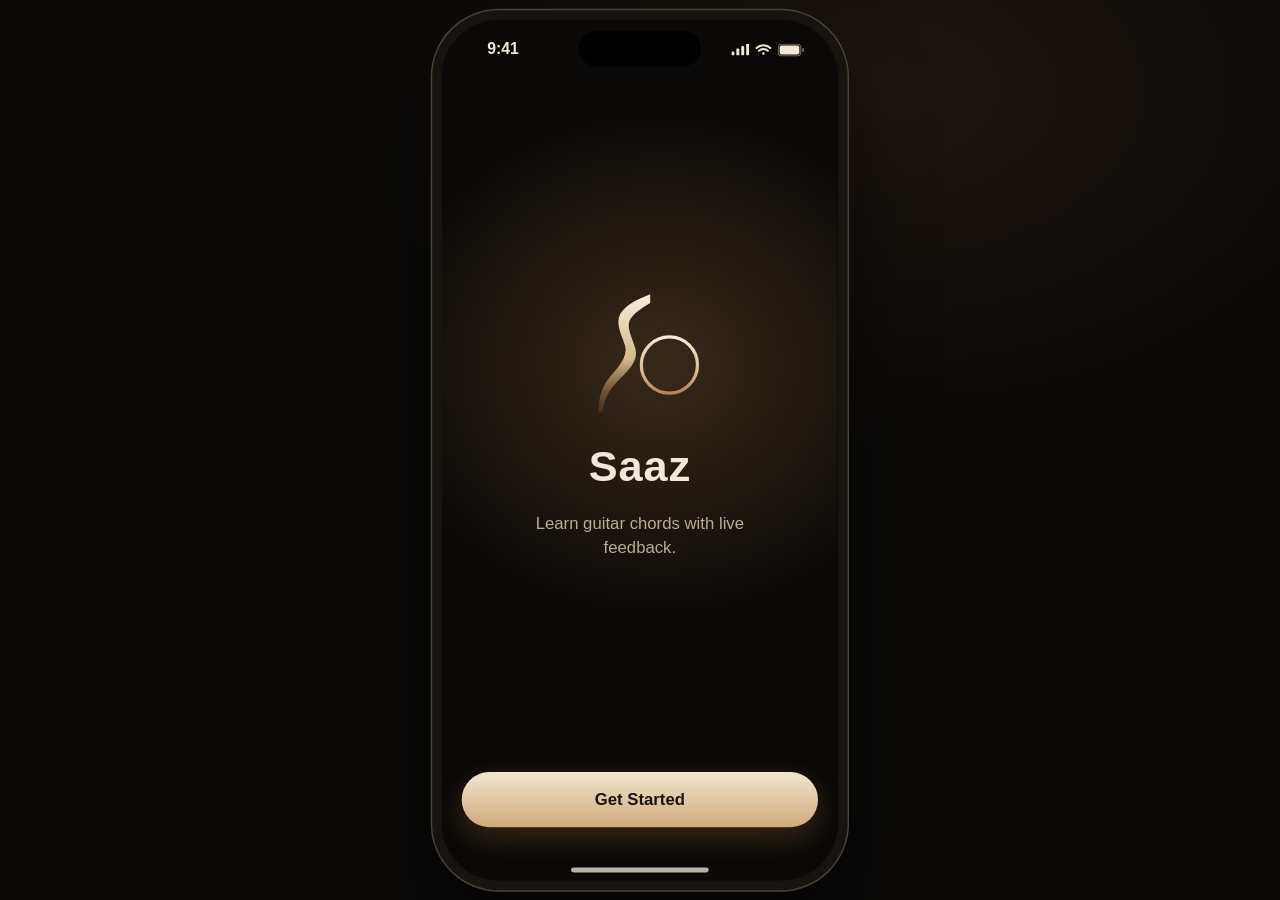
<file: index.html>
<!doctype html>
<html lang="en">
<head>
<meta charset="utf-8">
<meta name="viewport" content="width=device-width,initial-scale=1,viewport-fit=cover">
<title>Saaz iPhone Prototype</title>
<style>
/* Layout: prototype guide panel left, scaled iPhone 17 frame right (stacked on narrow screens). Theme taken from the logo: ink black, champagne ribbon, copper strings, amber glow. */
:root{
  color-scheme:dark;
  --ink:#0a0908; --s1:#14110f; --s2:#1c1814; --s3:#27211b;
  --line:rgba(232,220,198,.12); --line2:rgba(232,220,198,.24);
  --fg:#f1e8d8; --fg2:#b9ad98; --fg3:#8e8372;
  --champ:#e8d9bd; --gold:#d3ae7c; --copper:#c27d4a; --glow:#e29a54;
  --ok:#9fcba7; --bad:#f0907a; --warn:#e8b95f; --onchamp:#1a1410;
  --sys:-apple-system,BlinkMacSystemFont,"SF Pro Text","SF Pro Display","Helvetica Neue",Helvetica,Arial,sans-serif;
}
*{box-sizing:border-box;-webkit-tap-highlight-color:transparent}
html,body{margin:0}
body{background:var(--ink);color:var(--fg);font-family:var(--sys);min-height:100vh;
  background-image:radial-gradient(900px 600px at 70% 10%,rgba(194,125,74,.10),transparent 60%)}
button{font:inherit;color:inherit;background:none;border:0;padding:0;cursor:pointer;text-align:inherit}
button:focus-visible,input:focus-visible{outline:2px solid var(--champ);outline-offset:2px}
.page{display:flex;justify-content:center;align-items:center;min-height:100vh;padding:8px}
.panel{width:300px;flex:none;display:flex;flex-direction:column;gap:18px;padding-top:8px;position:sticky;top:24px}
.panel h1{margin:0;font-size:28px;letter-spacing:-.02em;font-weight:650}
.panel p{margin:0;color:var(--fg2);font-size:14px;line-height:1.45}
.panel h3{margin:0 0 8px;font-size:11px;letter-spacing:.12em;text-transform:uppercase;color:var(--fg3);font-weight:600}
.jumps{display:flex;flex-wrap:wrap;gap:6px}
.jumps button{font-size:13px;padding:7px 11px;border-radius:999px;border:1px solid var(--line2);color:var(--fg2);background:var(--s1)}
.jumps button:hover{color:var(--fg);border-color:var(--gold)}
.restart{align-self:flex-start;font-size:13px;font-weight:600;padding:9px 16px;border-radius:999px;background:linear-gradient(180deg,#f0e3ca,#cfa979);color:var(--onchamp)}
.stagewrap{flex:none;position:relative}


/* Phone frame */
.phone{position:absolute;left:12px;top:12px;width:402px;height:874px;border-radius:58px;background:#000;overflow:hidden;transform-origin:0 0;
  box-shadow:0 0 0 10px #17140f,0 0 0 11.5px #4a4237,0 50px 90px rgba(0,0,0,.65)}
.island{position:absolute;top:11px;left:50%;width:124px;height:36px;margin-left:-62px;background:#000;border-radius:20px;z-index:1000}
.status{position:absolute;top:0;left:0;right:0;height:54px;display:flex;justify-content:space-between;align-items:center;padding:6px 34px 0 46px;z-index:999;font-size:16px;font-weight:600;pointer-events:none}
.status .r{display:flex;gap:6px;align-items:center}
.homebar{position:absolute;bottom:8px;left:50%;width:140px;height:5px;margin-left:-70px;border-radius:3px;background:rgba(241,232,216,.75);z-index:999;pointer-events:none}
#host{position:absolute;inset:0;background:var(--ink);overflow:hidden;border-radius:58px;font-size:17px}

/* Layers */
.layer{position:absolute;inset:0}
.layer.root.enter{animation:fadeIn .35s ease both}
.layer.root.exit{animation:fadeOut .25s ease both}
.layer.exit{pointer-events:none}
.layer.push{background:var(--ink)}
.layer.push.enter{animation:pushIn .38s cubic-bezier(.22,.9,.3,1) both}
.layer.push.exit{animation:pushOut .32s cubic-bezier(.4,0,.8,.4) both}
.layer.full{background:var(--ink)}
.layer.full.enter{animation:upIn .42s cubic-bezier(.22,.9,.3,1) both}
.layer.full.exit{animation:upOut .34s cubic-bezier(.4,0,.8,.4) both}
.layer.sheet .scrim{position:absolute;inset:0;background:rgba(0,0,0,.55)}
.layer.sheet .sheet{position:absolute;left:0;right:0;bottom:0;top:62px;background:var(--s1);border-radius:34px 34px 0 0;border-top:1px solid var(--line2);display:flex;flex-direction:column;overflow:hidden}
.layer.sheet.enter .scrim{animation:fadeIn .3s both}
.layer.sheet.enter .sheet{animation:upIn .42s cubic-bezier(.22,.9,.3,1) both}
.layer.sheet.exit .scrim{animation:fadeOut .3s both}
.layer.sheet.exit .sheet{animation:upOut .34s cubic-bezier(.4,0,.8,.4) both}
@keyframes fadeIn{from{opacity:0}to{opacity:1}}@keyframes fadeOut{to{opacity:0}}
@keyframes pushIn{from{transform:translateX(100%)}to{transform:none}}@keyframes pushOut{to{transform:translateX(100%)}}
@keyframes upIn{from{transform:translateY(100%)}to{transform:none}}@keyframes upOut{to{transform:translateY(100%)}}
@media (prefers-reduced-motion:reduce){.layer *,.layer{animation-duration:.01s!important}}

.scr{position:absolute;inset:0;display:flex;flex-direction:column}
.scroll{flex:1;overflow-y:auto;scrollbar-width:none;padding-inline:20px;padding-bottom:130px}
.scroll::-webkit-scrollbar{display:none}
.scroll.top{padding-top:64px}
.scroll.nobar{padding-bottom:40px}
.nav{flex:none;padding-top:54px;height:98px;display:flex;align-items:center;padding-inline:8px;position:relative;background:linear-gradient(var(--ink) 70%,transparent)}
.navb{display:flex;align-items:center;gap:0;color:var(--champ);height:44px;padding-inline:8px;font-size:17px}
.navt{position:absolute;left:0;right:0;text-align:center;font-weight:600;font-size:17px;pointer-events:none}
.navr{margin-left:auto;position:relative}
h1.lt{font-size:34px;letter-spacing:-.02em;font-weight:700;margin:0}
h2.sh{font-size:20px;font-weight:650;margin:0;letter-spacing:-.01em}
.hrow{display:flex;align-items:center;justify-content:space-between;margin-bottom:18px}
.avatar{width:44px;height:44px;border-radius:50%;background:linear-gradient(160deg,#f0e3ca,#b98d5c);color:var(--onchamp);font-weight:700;font-size:18px;display:grid;place-items:center}
.card{background:var(--s1);border:1px solid var(--line);border-radius:24px;display:block;width:100%}
.stack{display:flex;flex-direction:column;gap:14px}
.sec{display:flex;justify-content:space-between;align-items:baseline;margin-top:26px;margin-bottom:12px}
.link{color:var(--gold);font-size:15px;font-weight:600;min-height:44px;display:inline-flex;align-items:center}
.cap{font-size:13px;color:var(--fg2)}
.eyebrow{font-size:12px;letter-spacing:.1em;text-transform:uppercase;color:var(--fg3);font-weight:600}
.btn{display:flex;align-items:center;justify-content:center;gap:8px;height:56px;width:100%;border-radius:28px;font-size:17px;font-weight:650}
.btn.primary{background:linear-gradient(180deg,#f2e6cf,#d0aa7a);color:var(--onchamp);box-shadow:0 10px 30px rgba(226,154,84,.22)}
.btn.sec2{background:var(--s3);border:1px solid var(--line2);color:var(--fg)}
.btn.ghost{color:var(--gold)}
.btn[disabled]{opacity:.4;cursor:not-allowed;box-shadow:none}
.btn.sm{height:46px;font-size:15px}
.row{display:flex;align-items:center;gap:14px}
.chev{color:var(--fg3);margin-left:auto;flex:none}

/* Launch */
.launchbg{background:radial-gradient(420px 380px at 55% 40%,rgba(226,154,84,.22),transparent 70%),var(--ink)}
.hero{flex:1;display:flex;flex-direction:column;align-items:center;justify-content:center;gap:22px;padding-top:40px}
.hero h1{margin:0;font-size:44px;letter-spacing:.02em;font-weight:700}
.hero p{margin:0;color:var(--fg2);font-size:17px;text-align:center;max-width:270px;line-height:1.4}
.cta{padding:0 20px 54px;display:flex;flex-direction:column;gap:12px}
.perm{display:flex;gap:16px;align-items:center;padding:16px}
.perm .pi{width:48px;height:48px;border-radius:14px;background:var(--s3);display:grid;place-items:center;color:var(--champ);flex:none}
.perm b{display:block;font-size:17px;font-weight:600}
.privacy{display:flex;gap:14px;padding:16px;border-radius:20px;background:rgba(232,217,189,.07);border:1px solid var(--line2)}
.privacy svg{color:var(--gold);flex:none}
.privacy p{margin:0;font-size:15px;line-height:1.4;color:var(--fg)}
.status-row{display:flex;align-items:center;gap:12px;padding:14px 16px;font-size:17px}
.pill{display:inline-flex;align-items:center;gap:6px;font-size:13px;font-weight:600;padding:5px 10px;border-radius:999px;border:1px solid currentColor}
.pill.ok{color:var(--ok)}.pill.bad{color:var(--bad)}.pill.warn{color:var(--warn)}.pill.mute{color:var(--fg2)}

/* Tab bar */
#tabbar{position:absolute;left:18px;right:18px;bottom:24px;height:66px;border-radius:34px;z-index:50;display:flex;padding:6px;
  background:rgba(32,27,22,.66);backdrop-filter:blur(26px) saturate(1.5);-webkit-backdrop-filter:blur(26px) saturate(1.5);border:1px solid var(--line2);box-shadow:0 14px 40px rgba(0,0,0,.5)}
#tabbar[hidden]{display:none}
.tab{flex:1;border-radius:28px;display:flex;flex-direction:column;align-items:center;justify-content:center;gap:2px;font-size:11px;font-weight:600;color:var(--fg2)}
.tab.on{background:rgba(232,217,189,.14);color:var(--champ)}

/* Ring / lessons */
.ringcard{display:flex;align-items:center;gap:18px;padding:18px}
.ringtxt b{font-size:22px;display:block;font-weight:650}
.cont{display:flex;gap:16px;align-items:center;padding:14px 16px 14px 14px;background:linear-gradient(135deg,rgba(194,125,74,.22),var(--s1) 60%)}
.cont .mini{width:70px;height:96px;flex:none;background:var(--ink);border-radius:14px;display:grid;place-items:center}
.lrow{display:flex;align-items:center;gap:14px;padding:12px 14px;min-height:76px}
.lrow .mini{width:44px;height:60px;flex:none;background:var(--ink);border-radius:10px;display:grid;place-items:center}
.lrow b{font-size:17px;font-weight:600;display:block}
.sg{border-radius:24px;background:var(--s1);border:1px solid var(--line);overflow:hidden}
.sg>*+*{border-top:1px solid var(--line)}
.chk{width:30px;height:30px;border-radius:50%;border:2px solid var(--line2);display:grid;place-items:center;flex:none;color:transparent}
.chk.on{background:var(--ok);border-color:var(--ok);color:var(--onchamp)}
.next{display:flex;align-items:center;gap:14px;padding:16px;border-radius:22px;background:rgba(159,203,167,.1);border:1px solid rgba(159,203,167,.4)}

/* Practice */
.grid2{display:grid;grid-template-columns:1fr 1fr;gap:14px}
.chordcard{padding:14px 14px 16px;display:flex;flex-direction:column;align-items:center;gap:8px;border-radius:24px;background:var(--s1);border:1px solid var(--line)}
.chordcard .mini{height:132px;display:grid;place-items:center}
.chordcard b{font-size:24px;font-weight:700}
.chordcard.sel{border-color:var(--gold);background:linear-gradient(180deg,rgba(211,174,124,.16),var(--s1))}
.tunep{display:flex;align-items:center;gap:14px;padding:16px;margin-top:18px}
.tunep .pi{width:44px;height:44px;border-radius:12px;background:var(--s3);display:grid;place-items:center;color:var(--gold);flex:none}
.grab{width:40px;height:5px;border-radius:3px;background:var(--line2);margin:8px auto 0;flex:none}
.shead{display:flex;align-items:center;justify-content:space-between;padding:12px 18px 8px}
.shead b{font-size:17px}
.xbtn{width:36px;height:36px;border-radius:50%;background:var(--s3);display:grid;place-items:center;color:var(--fg2)}
.chips{display:flex;gap:8px;justify-content:center;padding:6px 0 4px}
.chip{min-width:62px;height:44px;border-radius:22px;border:1px solid var(--line2);font-weight:650;font-size:17px;display:grid;place-items:center;color:var(--fg2)}
.chip.on{background:var(--champ);color:var(--onchamp);border-color:var(--champ)}
.legend{display:flex;flex-wrap:wrap;gap:8px 14px;justify-content:center;font-size:13px;color:var(--fg2)}
.legend span{display:inline-flex;align-items:center;gap:6px}
.fdot{width:20px;height:20px;border-radius:50%;background:radial-gradient(circle at 35% 30%,#ecc08a,#b46d3d);color:#1a1008;font-size:12px;font-weight:700;display:grid;place-items:center}

/* Live practice */
.live{background:radial-gradient(500px 360px at 50% 28%,rgba(194,125,74,.14),transparent 70%),var(--ink)}
.ltop{padding:54px 14px 0;display:flex;align-items:center;justify-content:space-between;height:100px}
.ltop .ttl{display:flex;flex-direction:column;align-items:center;font-size:13px;color:var(--fg2)}
.ltop .ttl b{font-size:17px;color:var(--fg)}
.lbtn{height:40px;padding-inline:14px;border-radius:20px;background:var(--s3);border:1px solid var(--line2);display:inline-flex;align-items:center;gap:6px;font-size:14px;font-weight:600}
.lbtn.on{color:var(--champ);border-color:var(--gold)}
.vf{margin:6px 20px 0;height:352px;border-radius:28px;position:relative;overflow:hidden;background:linear-gradient(180deg,#1f1a15,#0e0c0a);border:1px solid var(--line2);display:grid;place-items:center}
.vf::before{content:"";position:absolute;inset:0;background:repeating-linear-gradient(90deg,transparent 0 2px,rgba(255,255,255,.015) 2px 4px)}
.vf .br{position:absolute;width:26px;height:26px;border:3px solid var(--gold);opacity:.9}
.vf .tl{top:14px;left:14px;border-right:0;border-bottom:0;border-radius:10px 0 0 0}.vf .tr{top:14px;right:14px;border-left:0;border-bottom:0;border-radius:0 10px 0 0}
.vf .bl{bottom:14px;left:14px;border-right:0;border-top:0;border-radius:0 0 0 10px}.vf .brr{bottom:14px;right:14px;border-left:0;border-top:0;border-radius:0 0 10px 0}
.vf .tag{position:absolute;top:16px;left:50%;transform:translateX(-50%);font-size:12px;font-weight:600;background:rgba(10,9,8,.7);padding:5px 10px;border-radius:12px;color:var(--fg2);display:flex;gap:6px;align-items:center;white-space:nowrap}
.rec{width:8px;height:8px;border-radius:50%;background:var(--glow);animation:pulse 1.4s infinite}
@keyframes pulse{50%{opacity:.25}}
.vf svg.cd{height:300px!important;width:auto!important;margin-top:14px;position:relative}
.meter{display:flex;gap:16px;align-items:center;padding:14px 22px 0}
.bars{flex:1;display:flex;align-items:center;gap:3px;height:48px}
.bars i{flex:1;background:linear-gradient(var(--glow),var(--copper));border-radius:3px;height:6%;min-height:3px;transition:height .09s}
.heard{text-align:right;min-width:92px}
.heard b{font-size:34px;font-weight:700;line-height:1;display:block;letter-spacing:-.02em}
.conf{margin:10px 22px 0;display:flex;align-items:center;gap:10px;font-size:13px;color:var(--fg2)}
.conf .bar{flex:1;height:8px;border-radius:4px;background:var(--s3);overflow:hidden}
.conf .bar i{display:block;height:100%;background:linear-gradient(90deg,var(--copper),var(--champ));border-radius:4px;transition:width .4s}
.cmp{display:flex;gap:8px;margin:12px 20px 0}
.cmp div{flex:1;display:flex;gap:8px;align-items:center;padding:9px 11px;border-radius:14px;background:var(--s1);border:1px solid var(--line);font-size:13px;line-height:1.25}
.strip{position:absolute;left:12px;right:12px;bottom:26px;border-radius:30px;padding:16px 16px 16px;background:rgba(28,24,20,.9);backdrop-filter:blur(24px);-webkit-backdrop-filter:blur(24px);border:1px solid var(--line2);display:flex;flex-direction:column;gap:12px}
.strip .hd{display:flex;gap:12px;align-items:flex-start}
.strip .ib{width:40px;height:40px;border-radius:50%;display:grid;place-items:center;flex:none;border:2px solid currentColor}
.strip b{font-size:18px;display:block;margin-bottom:2px}
.strip p{margin:0;font-size:15px;color:var(--fg2);line-height:1.35}
.st-bad{color:var(--bad)}.st-ok{color:var(--ok)}.st-warn{color:var(--warn)}.st-mute{color:var(--fg2)}
.strip .t{color:var(--fg)}
.spin{animation:spin 1s linear infinite}@keyframes spin{to{transform:rotate(360deg)}}

/* Tools */
.seg{display:flex;padding:3px;border-radius:14px;background:var(--s2);border:1px solid var(--line);margin:16px 0 20px}
.seg button{flex:1;height:38px;border-radius:11px;text-align:center;font-weight:600;font-size:15px;color:var(--fg2)}
.seg button.on{background:var(--s3);color:var(--champ);box-shadow:0 2px 8px rgba(0,0,0,.35)}
.note{text-align:center;margin-top:6px}
.note b{font-size:96px;font-weight:700;line-height:1;letter-spacing:-.03em}
.note sub{font-size:28px;color:var(--fg2);font-weight:600;vertical-align:baseline;position:relative;bottom:-2px}
.hz{color:var(--fg2);font-size:15px;font-variant-numeric:tabular-nums;margin-top:4px}
.gauge{position:relative;height:84px;margin:22px 4px 8px}
.gauge .tr{position:absolute;left:0;right:0;top:34px;height:4px;border-radius:2px;background:var(--s3)}
.gauge .zone{position:absolute;left:45%;width:10%;top:22px;height:28px;border-radius:8px;background:rgba(159,203,167,.2);border:1.5px solid var(--ok)}
.gauge .tk{position:absolute;top:30px;width:2px;height:12px;background:var(--line2);margin-left:-1px}
.gauge .tk.big{top:26px;height:20px;background:var(--fg3)}
.gauge .nd{position:absolute;left:0;top:8px;height:56px;width:4px;margin-left:-2px;border-radius:2px;background:linear-gradient(var(--champ),var(--glow));transition:left .12s linear;box-shadow:0 0 14px rgba(226,154,84,.6)}
.gauge .lb{position:absolute;top:62px;font-size:12px;font-weight:600;color:var(--fg2);display:flex;gap:4px;align-items:center}
.tstat{display:flex;justify-content:center;margin:6px 0 16px;min-height:44px}
.tstat .pill{font-size:16px;padding:9px 16px;gap:8px}
.strs{display:grid;grid-template-columns:repeat(6,1fr);gap:8px}
.strs .sc{aspect-ratio:1/1.2;border-radius:18px;background:var(--s1);border:1.5px solid var(--line);display:flex;flex-direction:column;align-items:center;justify-content:center;gap:4px;font-size:22px;font-weight:700;position:relative}
.strs .sc small{font-size:11px;color:var(--fg3);font-weight:600}
.strs .sc.on{border-color:var(--gold);background:rgba(211,174,124,.14)}
.strs .sc .ok{position:absolute;top:-7px;right:-5px;width:20px;height:20px;border-radius:50%;background:var(--ok);color:var(--onchamp);display:grid;place-items:center}
.pegs{display:flex;gap:12px;margin-top:20px}
.pegs button{flex:1}
.bpm{text-align:center;margin-top:12px}
.bpm b{font-size:112px;line-height:1;font-weight:700;letter-spacing:-.04em;font-variant-numeric:tabular-nums}
.bpm span{display:block;color:var(--fg2);font-size:15px;letter-spacing:.14em;font-weight:600;margin-top:-4px}
.bctl{display:flex;align-items:center;gap:16px;margin:22px 0 8px}
.rb{width:64px;height:64px;border-radius:50%;background:var(--s2);border:1px solid var(--line2);display:grid;place-items:center;flex:none;color:var(--champ)}
input[type=range]{-webkit-appearance:none;appearance:none;flex:1;height:6px;border-radius:3px;background:var(--s3);outline-offset:6px}
input[type=range]::-webkit-slider-thumb{-webkit-appearance:none;width:28px;height:28px;border-radius:50%;background:linear-gradient(180deg,#f2e6cf,#cfa979);box-shadow:0 2px 8px rgba(0,0,0,.5)}
input[type=range]::-moz-range-thumb{width:28px;height:28px;border:0;border-radius:50%;background:#e8d9bd}
.beats{display:flex;justify-content:center;gap:18px;margin:26px 0 30px}
.beats i{width:48px;height:48px;border-radius:50%;border:2px solid var(--line2);display:grid;place-items:center;font-style:normal;font-weight:700;color:var(--fg3);transition:all .06s}
.beats i.on{background:var(--champ);border-color:var(--champ);color:var(--onchamp);box-shadow:0 0 24px rgba(232,217,189,.5);transform:scale(1.1)}
.beats i.on.a{background:var(--glow);border-color:var(--glow);box-shadow:0 0 28px rgba(226,154,84,.7)}

/* Progress / Profile */
.bigring{display:grid;place-items:center;margin:8px 0 20px;position:relative}
.bigring .ctr{position:absolute;text-align:center}
.bigring .ctr b{font-size:44px;font-weight:700;display:block;letter-spacing:-.03em}
.pbar{display:grid;grid-template-columns:44px 1fr 64px;gap:12px;align-items:center;padding:12px 16px;font-size:15px}
.pbar .trk{height:12px;border-radius:6px;background:var(--s3);overflow:hidden}
.pbar .trk i{display:block;height:100%;border-radius:6px;background:linear-gradient(90deg,var(--copper),var(--champ))}
.pbar b{font-size:20px}
.pbar span{text-align:right;color:var(--fg2);font-variant-numeric:tabular-nums}
.field{display:flex;align-items:center;gap:12px;padding:14px 16px}
.field label{color:var(--fg2);width:64px;flex:none;font-size:15px}
.field input{flex:1;background:none;border:0;color:var(--fg);font:inherit;font-size:17px;min-width:0;padding:6px 0}
.tg{width:51px;height:31px;border-radius:16px;background:var(--s3);border:1px solid var(--line2);position:relative;flex:none;transition:background .2s}
.tg::after{content:"";position:absolute;top:2px;left:2px;width:25px;height:25px;border-radius:50%;background:#d9d0c0;transition:transform .2s}
.tg.on{background:var(--ok);border-color:var(--ok)}.tg.on::after{transform:translateX(20px);background:#fff}
.lr{display:flex;align-items:center;gap:12px;padding:15px 16px;width:100%;min-height:54px}
.lr.bad{color:var(--bad)}
.ptxt{font-size:16px;line-height:1.5;color:var(--fg2);display:flex;flex-direction:column;gap:14px}
.ptxt b{color:var(--fg)}

/* Lesson */
.lessonfig{display:grid;place-items:center;padding:18px 0 10px;background:linear-gradient(180deg,rgba(194,125,74,.12),transparent);border-radius:28px;margin-top:4px}
.exrow{display:flex;gap:14px;align-items:center;padding:14px 16px;width:100%;min-height:58px}


/* Liquid glass */
.gl{background:rgba(30,25,21,.46);backdrop-filter:blur(26px) saturate(1.9);-webkit-backdrop-filter:blur(26px) saturate(1.9);border:1px solid rgba(255,255,255,.16);
  box-shadow:inset 0 1px 0 rgba(255,255,255,.28),inset 0 -1px 0 rgba(255,255,255,.04),0 8px 28px rgba(0,0,0,.35)}
.nav{position:absolute;top:0;left:0;right:0;z-index:5;pointer-events:none;background:linear-gradient(var(--ink) 35%,transparent)}
.nav>*{pointer-events:auto}
.nav~.scroll{padding-top:96px}
.navb{width:44px;height:44px;padding:0!important;border-radius:50%;display:grid!important;place-items:center;margin-left:8px;background:rgba(40,34,28,.5);backdrop-filter:blur(26px) saturate(1.9);-webkit-backdrop-filter:blur(26px) saturate(1.9);border:1px solid rgba(255,255,255,.16);box-shadow:inset 0 1px 0 rgba(255,255,255,.28),0 6px 20px rgba(0,0,0,.35)}
.navb svg{margin-right:2px}
.xbtn{background:rgba(60,52,44,.5)!important;backdrop-filter:blur(20px) saturate(1.8);-webkit-backdrop-filter:blur(20px) saturate(1.8);border:1px solid rgba(255,255,255,.16);box-shadow:inset 0 1px 0 rgba(255,255,255,.25)}
.layer.sheet .sheet{background:rgba(26,22,19,.8)!important;backdrop-filter:blur(44px) saturate(1.8);-webkit-backdrop-filter:blur(44px) saturate(1.8);border:1px solid rgba(255,255,255,.14)!important;border-bottom:0!important;box-shadow:inset 0 1px 0 rgba(255,255,255,.28),0 -10px 40px rgba(0,0,0,.5)}
.seg{background:rgba(40,34,28,.5)!important;backdrop-filter:blur(20px);-webkit-backdrop-filter:blur(20px);border-color:rgba(255,255,255,.14)!important}
.seg button.on{background:rgba(232,217,189,.2)!important;box-shadow:inset 0 1px 0 rgba(255,255,255,.3),0 2px 8px rgba(0,0,0,.3)!important;color:var(--champ)}
.abox{background:rgba(44,38,32,.72)!important;border:1px solid rgba(255,255,255,.16);box-shadow:inset 0 1px 0 rgba(255,255,255,.25),0 20px 60px rgba(0,0,0,.5)}
#tabbar{box-shadow:inset 0 1px 0 rgba(255,255,255,.3),0 14px 40px rgba(0,0,0,.5)!important}
.tab.on{box-shadow:inset 0 1px 0 rgba(255,255,255,.25)}
.chip{background:rgba(255,255,255,.04)}.chip.on{box-shadow:0 4px 14px rgba(232,217,189,.25)}

/* Live practice (full-screen camera) */
.live{background:#000}
.cam{position:absolute;inset:0;background:#000;overflow:hidden}
.cam video{position:absolute;inset:0;width:100%;height:100%;object-fit:cover;display:none}
.cam.on video{display:block}
.simcam{position:absolute;inset:0;background:radial-gradient(520px 420px at 60% 38%,rgba(194,125,74,.32),transparent 70%),radial-gradient(400px 500px at 20% 80%,rgba(232,217,189,.10),transparent 70%),linear-gradient(180deg,#2a2119,#0c0a08)}
.simcam::after{content:"";position:absolute;inset:0;background:repeating-linear-gradient(90deg,transparent 0 3px,rgba(255,255,255,.02) 3px 6px)}
.cam.on .simcam{display:none}
.cam .shade{position:absolute;inset:0;background:linear-gradient(rgba(0,0,0,.55),transparent 22%,transparent 50%,rgba(0,0,0,.7))}
.live .ltop{position:absolute;top:0;left:0;right:0;z-index:3;padding:54px 16px 0;height:104px;display:flex;align-items:center;justify-content:space-between}
.live .round{width:46px;height:46px;border-radius:50%;display:grid;place-items:center;color:var(--fg)}
.live .cpill{height:46px;padding-inline:22px;border-radius:23px;display:flex;align-items:center;font-size:18px;font-weight:700}
.guide{position:relative;z-index:2;flex:1;margin:112px 20px 0;border:2px dashed rgba(255,255,255,.42);border-radius:30px;display:grid;place-items:center;min-height:0;padding:46px 0 54px}
.guide .br{position:absolute;width:30px;height:30px;border:4px solid var(--champ)}
.guide .tl{top:-2px;left:-2px;border-right:0;border-bottom:0;border-radius:30px 0 0 0}.guide .tr{top:-2px;right:-2px;border-left:0;border-bottom:0;border-radius:0 30px 0 0}
.guide .bl{bottom:-2px;left:-2px;border-right:0;border-top:0;border-radius:0 0 0 30px}.guide .brr{bottom:-2px;right:-2px;border-left:0;border-top:0;border-radius:0 0 30px 0}
.guide svg.cd{height:100%;width:auto!important;max-width:86%;filter:drop-shadow(0 4px 14px rgba(0,0,0,.6))}
.guide .tag{position:absolute;top:10px;left:50%;transform:translateX(-50%);font-size:12px;font-weight:600;padding:6px 12px;border-radius:14px;display:flex;gap:6px;align-items:center;white-space:nowrap}
.guide .lis{position:absolute;bottom:10px;left:50%;transform:translateX(-50%);height:40px;padding-inline:14px;border-radius:20px;display:inline-flex;align-items:center;gap:6px;font-size:14px;font-weight:600}
.guide .lis.on{color:var(--champ)}
.info{position:relative;z-index:2;margin:12px 20px 0;padding:12px 16px;border-radius:26px;display:flex;flex-direction:column;gap:9px}
.info .meter{padding:0}.info .conf{margin:0}
.info .cmp{margin:0}.info .cmp div{background:rgba(255,255,255,.07);border-color:rgba(255,255,255,.1)}
.live .strip{background:rgba(30,25,21,.55);border:1px solid rgba(255,255,255,.18);box-shadow:inset 0 1px 0 rgba(255,255,255,.28),0 10px 40px rgba(0,0,0,.45);z-index:3}
.live .scr-pad{height:200px;flex:none}


/* Live feedback card */
.live .guide{margin-bottom:0}
.fb{gap:4px!important;position:absolute;left:14px;right:14px;bottom:100px;height:300px;z-index:3;border-radius:28px;padding:12px 14px;display:flex;flex-direction:column;gap:6px;overflow:hidden}
.fh{display:flex;align-items:center;gap:14px;height:40px}
.fh .bars{height:38px}
.acc{text-align:right;min-width:92px}
.acc b{font-size:26px;font-weight:700;line-height:1;display:block;font-variant-numeric:tabular-nums}
.acc span{font-size:12px;color:var(--fg2)}
.accbar{height:6px;border-radius:3px;background:rgba(255,255,255,.12);overflow:hidden;flex:none}
.accbar i{display:block;height:100%;background:linear-gradient(90deg,var(--copper),var(--champ));border-radius:3px;transition:width .5s}
.fr{display:flex;gap:12px;align-items:center;min-height:42px;padding:3px 0;border-top:1px solid rgba(255,255,255,.08)}
.fr .fi{width:30px;height:30px;border-radius:50%;border:2px solid currentColor;display:grid;place-items:center;flex:none}
.fr b{display:block;font-size:15px;font-weight:600;line-height:1.2}
.fr span.s{display:block;font-size:13px;color:var(--fg2);line-height:1.3;margin-top:1px}
.fr.dim{opacity:.5}
/* Lessons */
.tl{display:flex;gap:14px;align-items:flex-start;padding:14px 16px}
.tl .ti{width:34px;height:34px;border-radius:10px;background:var(--s3);display:grid;place-items:center;color:var(--gold);flex:none}
.tl b{display:block;font-size:16px;font-weight:600}
.tl span.d{display:block;font-size:14px;color:var(--fg2);line-height:1.4;margin-top:2px}
.tp{margin:0;font-size:16px;line-height:1.5;color:var(--fg2)}
.vcard{display:flex;align-items:center;gap:14px;padding:12px;border-radius:22px;width:100%;background:linear-gradient(135deg,rgba(194,125,74,.26),var(--s1) 70%);border:1px solid var(--line2)}
.vth{width:84px;height:56px;border-radius:12px;background:linear-gradient(160deg,#3a2c20,#17120e);display:grid;place-items:center;color:var(--champ);flex:none;border:1px solid var(--line)}
.vcard b{font-size:17px;display:block}
.excard{padding:14px 16px;display:flex;flex-direction:column;gap:10px}
.excard .vis{background:var(--ink);border-radius:14px;padding:10px;display:flex;justify-content:center;align-items:center;gap:12px}
.excard b{font-size:16px}.excard .m{font-size:13px;color:var(--gold);font-weight:600}
.chiprow{display:flex;gap:8px}.chiprow i{font-style:normal;width:40px;height:40px;border-radius:50%;background:var(--s3);display:grid;place-items:center;font-weight:700;color:var(--champ)}
.player{height:210px;border-radius:24px;position:relative;overflow:hidden;background:radial-gradient(300px 200px at 50% 30%,rgba(194,125,74,.35),transparent 70%),linear-gradient(160deg,#2a2018,#0c0a08);border:1px solid var(--line2);display:grid;place-items:center;color:var(--champ)}
.player .pl{position:absolute;inset:auto 14px 12px 14px;padding:10px 14px;border-radius:18px;display:flex;align-items:center;gap:12px;font-size:13px;font-variant-numeric:tabular-nums}
.player .pb{flex:1;height:5px;border-radius:3px;background:rgba(255,255,255,.2);overflow:hidden}
.player .pb i{display:block;height:100%;width:0;background:var(--champ);border-radius:3px}
.playbtn{width:72px;height:72px;border-radius:50%;display:grid;place-items:center;color:var(--champ)}


#alert.as{display:flex;align-items:flex-end;padding:0 8px 26px;background:rgba(0,0,0,.4)}
.asw{width:100%;display:flex;flex-direction:column;gap:8px;animation:upIn .38s cubic-bezier(.22,.9,.3,1) both}
.ascard{border-radius:26px;overflow:hidden;background:rgba(44,38,32,.78);backdrop-filter:blur(34px) saturate(1.8);-webkit-backdrop-filter:blur(34px) saturate(1.8);border:1px solid rgba(255,255,255,.16);box-shadow:inset 0 1px 0 rgba(255,255,255,.25),0 16px 50px rgba(0,0,0,.5)}
.astx{padding:18px 20px 16px;text-align:center;display:flex;flex-direction:column;gap:4px}
.astx b{font-size:13px;font-weight:600;color:#b9ad98}.astx span{font-size:13px;color:#b9ad98;line-height:1.35}
.ascard button{display:block;width:100%;height:58px;font-size:20px;text-align:center;color:#e9bd86;border-top:1px solid rgba(255,255,255,.12)}
.ascard>button:only-child{border-top:0}
.ascard button.d{color:#ff8a78}.ascard button.b{font-weight:650}

/* iOS overlays */
#alert{position:absolute;inset:0;z-index:900;display:grid;place-items:center;background:rgba(0,0,0,.45)}
#alert[hidden]{display:none}
.abox{width:290px;border-radius:20px;background:rgba(46,41,36,.9);backdrop-filter:blur(30px);-webkit-backdrop-filter:blur(30px);overflow:hidden;text-align:center;animation:pop .22s cubic-bezier(.2,1.2,.4,1) both}
@keyframes pop{from{transform:scale(1.12);opacity:0}}
.abox .tx{padding:20px 18px 18px}
.abox h4{margin:0 0 6px;font-size:17px;font-weight:600}.abox p{margin:0;font-size:13px;line-height:1.35;color:#d8cebd}
.abtns{display:flex;border-top:1px solid rgba(255,255,255,.14)}
.abtns.col{flex-direction:column}
.abtns button{flex:1;height:46px;font-size:17px;color:#e9bd86;text-align:center;border-left:1px solid rgba(255,255,255,.14)}
.abtns.col button{flex:none;height:52px;border-left:0;border-top:1px solid rgba(255,255,255,.14)}
.abtns button:first-child{border-left:0;border-top:0}
.abtns button.b{font-weight:650}.abtns button.d{color:#ff8a78}
#toast{position:absolute;top:60px;left:50%;transform:translateX(-50%) translateY(-20px);z-index:950;background:rgba(232,217,189,.96);color:var(--onchamp);font-size:15px;font-weight:600;padding:10px 16px;border-radius:22px;opacity:0;transition:all .3s;pointer-events:none;display:flex;gap:8px;align-items:center;white-space:nowrap}
#toast.on{opacity:1;transform:translateX(-50%)}
.ios{background:#000;color:#fff}
.ios .nav~.scroll{padding-top:96px}
.ios .grp{background:#1c1c1e;border-radius:16px;overflow:hidden}
.ios .grp>*{padding:13px 16px;display:flex;align-items:center;justify-content:space-between;font-size:17px;min-height:48px;width:100%}
.ios .grp>*+*{border-top:1px solid #38383a}
.ios .ftr{font-size:13px;color:#8e8e93;padding:8px 16px}
.ios .tg.on{background:#34c759;border-color:#34c759}
</style>

</head>
<body>
<svg width="0" height="0" style="position:absolute" aria-hidden="true">
  <defs>
    <linearGradient id="gChamp" x1="0" y1="0" x2="0" y2="1"><stop offset="0" stop-color="#f4ead6"/><stop offset=".6" stop-color="#d9bd92"/><stop offset="1" stop-color="#b98457"/></linearGradient>
    <linearGradient id="gRibbon" x1="0" y1="0" x2="0" y2="1"><stop offset="0" stop-color="#f6eddc"/><stop offset=".55" stop-color="#d6b88c"/><stop offset="1" stop-color="#8a5a35" stop-opacity=".25"/></linearGradient>
    <linearGradient id="gStr" x1="0" y1="0" x2="0" y2="1"><stop offset="0" stop-color="#d49a68"/><stop offset=".75" stop-color="#c27d4a"/><stop offset="1" stop-color="#c27d4a" stop-opacity="0"/></linearGradient>
    <radialGradient id="gDot" cx=".35" cy=".3" r=".9"><stop offset="0" stop-color="#f0c995"/><stop offset="1" stop-color="#b46d3d"/></radialGradient>
  </defs>
</svg>

<div class="page">
  
  <div class="stagewrap" id="stagewrap">
    <div class="phone" id="phone">
      <div class="island"></div>
      <div class="status"><span>9:41</span><span class="r">
        <svg width="18" height="12" viewBox="0 0 18 12" fill="currentColor"><rect x="0" y="8" width="3" height="4" rx="1"/><rect x="5" y="5" width="3" height="7" rx="1"/><rect x="10" y="2.5" width="3" height="9.5" rx="1"/><rect x="15" y="0" width="3" height="12" rx="1"/></svg>
        <svg width="17" height="12" viewBox="0 0 17 12" fill="none" stroke="currentColor" stroke-width="2" stroke-linecap="round"><path d="M1.5 4.5a10 10 0 0114 0M4 7.3a6.5 6.5 0 019 0"/><circle cx="8.5" cy="10" r="1.2" fill="currentColor" stroke="none"/></svg>
        <svg width="27" height="13" viewBox="0 0 27 13" fill="none"><rect x=".5" y=".5" width="23" height="12" rx="3.5" stroke="currentColor" opacity=".5"/><rect x="2" y="2" width="20" height="9" rx="2" fill="currentColor"/><rect x="25" y="4.5" width="1.6" height="4" rx=".8" fill="currentColor" opacity=".5"/></svg>
      </span></div>
      <div id="host"></div>
      <nav id="tabbar" hidden></nav>
      <div id="alert" hidden></div>
      <div id="toast"></div>
      <div class="homebar"></div>
    </div>
  </div>
</div>

<script>
(()=>{
const $=(s,r=document)=>r.querySelector(s);
/* ---------- Icons ---------- */
const P={
 chevL:'<path d="M15 5l-7 7 7 7"/>',chevR:'<path d="M9 5l7 7-7 7"/>',x:'<path d="M6 6l12 12M18 6L6 18"/>',
 check:'<path d="M5 12.5l4.5 4.5L19 7.5"/>',mic:'<rect x="9" y="3" width="6" height="11" rx="3"/><path d="M5 11a7 7 0 0014 0M12 18v3"/>',
 camera:'<path d="M4 8h3l1.5-2h7L17 8h3v11H4z"/><circle cx="12" cy="13" r="3.5"/>',
 lock:'<rect x="5" y="11" width="14" height="9" rx="2.5"/><path d="M8 11V8a4 4 0 018 0v3"/>',
 plus:'<path d="M12 5v14M5 12h14"/>',minus:'<path d="M5 12h14"/>',
 user:'<circle cx="12" cy="9" r="3.5"/><path d="M5 20c1-4 4-5.5 7-5.5s6 1.5 7 5.5"/>',
 grid:'<rect x="4" y="4" width="7" height="7" rx="2"/><rect x="13" y="4" width="7" height="7" rx="2"/><rect x="4" y="13" width="7" height="7" rx="2"/><rect x="13" y="13" width="7" height="7" rx="2"/>',
 guitar:'<path d="M15 3c-4 1.5-7 3-7 6 0 2.5 2.5 3 1.5 6-.7 2-2.5 4-3.5 6"/><circle cx="16" cy="14" r="4"/><path d="M18 3v17"/>',
 fork:'<path d="M8 3v7a4 4 0 008 0V3M12 14v7"/>',
 metro:'<path d="M7.5 21h9L14 4h-4z"/><path d="M12 15l4-8"/>',
 play:'<path d="M8 5.5v13l11-6.5z" fill="currentColor" stroke="none"/>',stop:'<rect x="6" y="6" width="12" height="12" rx="2.5" fill="currentColor" stroke="none"/>',
 wave:'<path d="M3 12h2M7 8v8M11 5v14M15 8v8M19 10v4"/>',
 up:'<path d="M12 19V5M6 11l6-6 6 6"/>',down:'<path d="M12 5v14M6 13l6 6 6-6"/>',
 info:'<circle cx="12" cy="12" r="9"/><path d="M12 11v5M12 8h.01"/>',
 warn:'<path d="M12 4l9 16H3z"/><path d="M12 10v4M12 17h.01"/>',
 shield:'<path d="M12 3l7 3v6c0 4-3 7-7 9-4-2-7-5-7-9V6z"/>',
 reset:'<path d="M4 12a8 8 0 108-8"/><path d="M4 4v5h5"/>',
 gear:'<circle cx="12" cy="12" r="3"/><path d="M12 3v3M12 18v3M3 12h3M18 12h3M5.6 5.6l2.1 2.1M16.3 16.3l2.1 2.1M18.4 5.6l-2.1 2.1M7.7 16.3l-2.1 2.1"/>',
 eye:'<path d="M2 12s4-7 10-7 10 7 10 7-4 7-10 7S2 12 2 12z"/><circle cx="12" cy="12" r="3"/>',
 loader:'<path d="M12 3a9 9 0 019 9"/>',
 pause:'<rect x="6.5" y="5" width="4" height="14" rx="1.2" fill="currentColor" stroke="none"/><rect x="13.5" y="5" width="4" height="14" rx="1.2" fill="currentColor" stroke="none"/>',
 help:'<path d="M9 9.2a3 3 0 115 2.2c-1 .8-2 1.3-2 2.8"/><path d="M12 17.5h.01"/>'
};
const ic=(n,s=22)=>`<svg class="ic" width="${s}" height="${s}" viewBox="0 0 24 24" fill="none" stroke="currentColor" stroke-width="1.9" stroke-linecap="round" stroke-linejoin="round" aria-hidden="true">${P[n]}</svg>`;
const logo=(s=120)=>`<svg width="${s}" height="${s}" viewBox="0 0 100 100" aria-hidden="true">
 <path d="M57 15C47 19 41 22 37 28C33 35 38 43 40 50C42 57 36 64 29 72C25 77 22 84 22 95L25 95C26 84 30 79 36 73C43 66 49 60 47 52C45 45 41 38 43 33C45 29 50 25 57 21Z" fill="url(#gRibbon)"/>
 <circle cx="70" cy="63" r="19" fill="none" stroke="url(#gChamp)" stroke-width="2.2"/>
 ${[63,67.5,72,76.5,81,85.5].map(x=>`<line x1="${x}" x2="${x}" y1="8" y2="96" stroke="url(#gStr)" stroke-width="1.1"/>`).join('')}
</svg>`;

/* ---------- Data ---------- */
const CH={
 C:{n:'C major',s:[-1,3,2,0,1,0],f:[0,3,2,0,1,0],notes:'C · E · G',why:'Skip the low E string. Three fingers step down from the A string to the B string.'},
 D:{n:'D major',s:[-1,-1,0,2,3,2],f:[0,0,0,1,3,2],notes:'D · A · F♯',why:'Strum only the top four strings. Three fingers sit close together on frets 2 and 3.'},
 G:{n:'G major',s:[3,2,0,0,0,3],f:[2,1,0,0,0,3],notes:'G · B · D',why:'Strum all six strings. Three fingers reach the low E, A and high E strings.'},
 Em:{n:'E minor',s:[0,2,2,0,0,0],f:[0,2,3,0,0,0],notes:'E · G · B',why:'Two fingers on fret 2. Strum all six strings.'}
};
const MIS={
 G:{miss:{s:5,f:3,fi:3},extra:null,heard:'Em',conf:62,cam:'Finger 3 missing',title:'Finger 3 is missing',fix:'Press the high E string at fret 3 with your ring finger.'},
 C:{miss:{s:4,f:1,fi:1},extra:null,heard:'Cmaj7',conf:58,cam:'Finger 1 missing',title:'Finger 1 is missing',fix:'Press the B string at fret 1 with your index finger so it stops ringing open.'},
 D:{miss:{s:5,f:2,fi:2},extra:null,heard:'Dsus2',conf:60,cam:'Finger 2 missing',title:'Finger 2 is missing',fix:'Press the high E string at fret 2 with your middle finger.'},
 Em:{miss:{s:2,f:2,fi:3},extra:{s:3,f:2},heard:'Em7',conf:57,cam:'Finger 3 on wrong string',title:'Finger 3 is on the wrong string',fix:'Move your ring finger down to the D string at fret 2.'}
};
MIS.G.mute={t:'D string is muted',fix:'Finger 1 is leaning on it. Press with your fingertip.'};
MIS.C.mute={t:'High E string is muted',fix:'Finger 1 is touching it. Arch finger 1 so the string rings.'};
MIS.D.mute={t:'High E string is muted',fix:'Finger 3 is leaning on it. Tilt finger 3 up slightly.'};
MIS.Em.mute={t:'G string is muted',fix:'Finger 3 is touching it. Press with your fingertip.'};
const ORDER=['Em','C','G','D'];
const THEORY=['what','parts','read','fingers','exercises'];
const ALL=[...THEORY,...ORDER];
const LES={what:{t:'What is a guitar?',s:'Guitar basics',dur:'2:40',ic:'guitar'},parts:{t:'Parts of the guitar',s:'Parts',dur:'3:15',ic:'info'},read:{t:'Reading chord diagrams',s:'Chord diagrams',dur:'2:55',ic:'grid'},fingers:{t:'Finger numbers and placement',s:'Fingers',dur:'3:30',ic:'user'},exercises:{t:'Common exercises',s:'Exercises',dur:'4:10',ic:'wave'},Em:{dur:'1:45'},C:{dur:'2:05'},G:{dur:'2:20'},D:{dur:'2:00'}};
const ttl=k=>CH[k]?'Chord '+k:LES[k].t;
const FN=['','Index','Middle','Ring','Pinky'];
const STR=[{n:'E',o:2,f:82.41},{n:'A',o:2,f:110},{n:'D',o:3,f:146.83},{n:'G',o:3,f:196},{n:'B',o:3,f:246.94},{n:'e',o:4,f:329.63}];
const NOTE=['E','A','D','G','B','E'];

const fresh=()=>({
 phase:'launch',launch:['getstarted'],tab:'practice',stacks:{dashboard:[],practice:[],tools:[]},overlays:[],
 perm:{cam:'unknown',mic:'unknown'},alert:null,
 name:'Alex',prefs:{nums:true,click:true},
 done:['what','parts','read'],last:'G',time:{C:720,D:0,G:480,Em:900},ex:{},
 live:null,
 tools:{seg:'tuner'},
 tuner:{on:false,sel:0,cur:-22,hold:0,start:[-22,14,-9,28,-14,18],tuned:[false,false,false,false,false,false],done:false},
 video:{id:'what',playing:false,t:0},
 metro:{bpm:80,on:false,beat:0}
});
let S=fresh();

/* ---------- Chord diagram ---------- */
function chordSVG(key,o={}){
 const {state='full',labels=true,cls=''}=o;const nums=S.prefs.nums;
 const c=CH[key],m=MIS[key];const x0=64,dx=28,y0=46,fh=46;
 const X=i=>x0+i*dx,Y=f=>y0+(f-.5)*fh;let s='';
 for(let i=1;i<=5;i++)s+=`<line x1="${x0-6}" x2="${X(5)+6}" y1="${y0+i*fh}" y2="${y0+i*fh}" stroke="rgba(232,220,198,.24)" stroke-width="1.2"/>`;
 s+=`<rect x="${x0-6}" y="${y0-5}" width="${5*dx+12}" height="6" rx="3" fill="url(#gChamp)"/>`;
 const w=[2.8,2.4,2,1.5,1.2,1];
 for(let i=0;i<6;i++)s+=`<line x1="${X(i)}" x2="${X(i)}" y1="${y0}" y2="${y0+5*fh}" stroke="#e8d9bd" stroke-opacity=".85" stroke-width="${w[i]}"/>`;
 c.s.forEach((v,i)=>{
  if(v===-1)s+=`<path d="M${X(i)-5} 21l10 10M${X(i)+5} 21l-10 10" stroke="#b9ad98" stroke-width="2" stroke-linecap="round"/>`;
  if(v===0)s+=`<circle cx="${X(i)}" cy="26" r="5.5" fill="none" stroke="#e8d9bd" stroke-width="2"/>`;
 });
 c.s.forEach((v,i)=>{
  if(v<=0)return;const f=c.f[i],cx=X(i),cy=Y(v);
  if(state==='mistake'&&m.miss.s===i){
   s+=`<circle cx="${cx}" cy="${cy}" r="14" fill="rgba(240,144,122,.12)" stroke="#f0907a" stroke-width="2.2" stroke-dasharray="4 4"/><text x="${cx}" y="${cy+5}" text-anchor="middle" font-size="15" font-weight="800" fill="#f0907a">!</text>`;
  }else if(state==='ghost'){
   s+=`<circle cx="${cx}" cy="${cy}" r="13" fill="rgba(194,125,74,.14)" stroke="#c27d4a" stroke-width="1.6" stroke-dasharray="3 3"/>${nums?`<text x="${cx}" y="${cy+5}" text-anchor="middle" font-size="13" font-weight="700" fill="#c9a075">${f}</text>`:''}`;
  }else{
   s+=`<circle cx="${cx}" cy="${cy}" r="13" fill="url(#gDot)" ${state==='correct'?'stroke="#9fcba7" stroke-width="2.6"':''}/>${nums?`<text x="${cx}" y="${cy+5}" text-anchor="middle" font-size="14" font-weight="800" fill="#1a1008">${f}</text>`:''}`;
  }
 });
 if(state==='mistake'&&m.extra){const cx=X(m.extra.s),cy=Y(m.extra.f);
  s+=`<circle cx="${cx}" cy="${cy}" r="13" fill="rgba(240,144,122,.15)" stroke="#f0907a" stroke-width="2.2"/><path d="M${cx-5} ${cy-5}l10 10M${cx+5} ${cy-5}l-10 10" stroke="#f0907a" stroke-width="2.4" stroke-linecap="round"/>`;}
 if(labels){
  for(let f=1;f<=4;f++)s+=`<text x="${x0-18}" y="${y0+(f-.5)*fh+4}" text-anchor="end" font-size="11" fill="#8e8372">fret ${f}</text>`;
  ['E','A','D','G','B','e'].forEach((n,i)=>s+=`<text x="${X(i)}" y="${y0+5*fh+22}" text-anchor="middle" font-size="13" font-weight="600" fill="#b9ad98">${n}</text>`);
 }
 const vb=labels?'0 0 250 322':'40 8 190 282';
 return `<svg class="cd ${cls}" viewBox="${vb}" role="img" aria-label="${c.n} chord diagram" style="width:100%;height:100%">${s}</svg>`;
}

/* ---------- Helpers ---------- */
const fmt=sec=>sec<=0?'0 min':sec<60?'<1 min':Math.round(sec/60)+' min';
const nextRec=()=>ALL.find(k=>!S.done.includes(k));
const pct=()=>Math.round(S.done.length/ALL.length*100);
const ring=(p,r,sw)=>{const C=2*Math.PI*r,d=C*p/100;const sz=(r+sw)*2;
 return `<svg width="${sz}" height="${sz}" viewBox="0 0 ${sz} ${sz}" style="transform:rotate(-90deg)" aria-hidden="true"><circle cx="${sz/2}" cy="${sz/2}" r="${r}" fill="none" stroke="var(--s3)" stroke-width="${sw}"/><circle cx="${sz/2}" cy="${sz/2}" r="${r}" fill="none" stroke="url(#gChamp)" stroke-width="${sw}" stroke-linecap="round" stroke-dasharray="${d} ${C}"/></svg>`;};
const nav=(title,back,right='')=>`<div class="nav"><button class="navb" data-a="back" aria-label="Back to ${back}">${ic('chevL',24)}</button><div class="navt">${title}</div><div class="navr">${right}</div></div>`;
const statusOf=k=>S.done.includes(k)?'done':k===nextRec()?'next':'todo';
const lessonRow=k=>{const st=statusOf(k),ch=!!CH[k];const pl=st==='done'?`<span class="pill ok">${ic('check',14)}Completed</span>`:st==='next'?`<span class="pill warn">Up next</span>`:`<span class="pill mute">Not started</span>`;
 return `<button class="lrow" data-a="lesson" data-id="${k}"><div class="mini">${ch?chordSVG(k,{labels:false}):`<span style="color:var(--gold)">${ic(LES[k].ic,26)}</span>`}</div><div style="min-width:0"><b>${ttl(k)}</b><span class="cap">${ch?CH[k].n:'Lesson'} · ${LES[k].dur} video</span></div><span class="chev" style="display:flex;align-items:center;gap:8px">${pl}${ic('chevR',18)}</span></button>`;};

/* ---------- Screens ---------- */
const R={};
R.getstarted=()=>`<div class="scr launchbg"><div class="hero">${logo(150)}<h1>Saaz</h1><p>Learn guitar chords with live feedback.</p></div><div class="cta"><button class="btn primary" data-a="start">Get Started</button></div></div>`;

R.allow=()=>`<div class="scr">${nav('Allow Access','Back')}<div class="scroll nobar"><div class="stack" style="padding-top:6px">
 <h1 class="lt">See and hear your playing</h1>
 <div class="sg"><div class="perm"><div class="pi">${ic('camera',26)}</div><div><b>Camera</b><span class="cap">To see where your fingers go</span></div></div>
 <div class="perm"><div class="pi">${ic('mic',26)}</div><div><b>Microphone</b><span class="cap">To hear which chord you play</span></div></div></div>
 <div class="privacy">${ic('lock',24)}<p><b>Private by design.</b> Video and audio are processed on your device. Saaz never records or stores them.</p></div>
 </div></div><div class="cta"><button class="btn primary" data-a="allowAccess">Allow access</button></div></div>`;

R.needed=()=>{const row=(ic_,n,v)=>`<div class="status-row">${ic(ic_,22)}<span>${n}</span><span class="chev">${v==='granted'?`<span class="pill ok">${ic('check',14)}Allowed</span>`:v==='denied'?`<span class="pill bad">${ic('x',14)}Not allowed</span>`:`<span class="pill mute">Not set</span>`}</span></div>`;
 return `<div class="scr">${nav('Access Needed','Back')}<div class="scroll nobar"><div class="stack" style="padding-top:6px">
 <div style="color:var(--warn)">${ic('warn',44)}</div>
 <h1 class="lt">Saaz needs camera and microphone</h1>
 <p class="cap" style="font-size:16px;margin:0;line-height:1.45">Without them Saaz cannot see your fingers or hear your chord. Turn both on in iOS Settings, then try again.</p>
 <div class="sg">${row('camera','Camera',S.perm.cam)}${row('mic','Microphone',S.perm.mic)}</div>
 </div></div><div class="cta"><button class="btn primary" data-a="openSettings">Open Settings</button><button class="btn sec2" data-a="tryAgain">Try Again</button></div></div>`;};

R.iossettings=()=>{const tg=(k)=>`<span class="tg ${S.perm[k]==='granted'?'on':''}" data-a="togPerm" data-k="${k}" role="switch" aria-checked="${S.perm[k]==='granted'}" tabindex="0"></span>`;
 return `<div class="scr ios"><div class="nav" style="background:#000"><button class="navb" data-a="closeOv" aria-label="Back to Settings">${ic('chevL',24)}</button><div class="navt">Saaz</div></div>
 <div class="scroll"><div class="ftr" style="margin-top:6px">ALLOW SAAZ TO ACCESS</div><div class="grp"><div><span>Camera</span>${tg('cam')}</div><div><span>Microphone</span>${tg('mic')}</div></div>
 <div class="ftr">iOS Settings (simulated). Turn on both, then go back and tap Try Again.</div></div></div>`;};

R.dashboard=()=>{const rec=nextRec();const p=pct();
 return `<div class="scr"><div class="scroll top"><div class="hrow"><h1 class="lt">Dashboard</h1><button class="avatar" data-a="profile" aria-label="Profile">${S.name.trim()[0]?.toUpperCase()||'A'}</button></div>
 <div class="stack">
 <button class="card ringcard" data-a="progress"><div style="position:relative;width:92px;height:92px;flex:none">${ring(p,38,8)}<b style="position:absolute;inset:0;display:grid;place-items:center;font-size:20px">${p}%</b></div><div class="ringtxt"><b>${S.done.length} of ${ALL.length} lessons</b><span class="cap">Your progress</span></div><span class="chev">${ic('chevR',20)}</span></button>
 <button class="card cont" data-a="openChord" data-c="${S.last}" data-from="dash"><div class="mini">${chordSVG(S.last,{labels:false})}</div><div><span class="eyebrow">Continue practice</span><b style="display:block;font-size:24px;margin-top:4px">Chord ${S.last}</b><span class="cap">${CH[S.last].n}</span></div><span class="chev">${ic('chevR',20)}</span></button>
 </div>
 <div class="sec"><h2 class="sh">Lessons</h2><button class="link" data-a="allLessons">All Lessons</button></div>
 <div class="sg">${(rec?ALL.filter(k=>!S.done.includes(k)).slice(0,2):ALL.slice(-2)).map(lessonRow).join('')}</div>
 </div></div>`;};


function partsSVG(){
 const lb=(side,y,tx,fx)=>side==='r'?`<line x1="${fx}" y1="${y}" x2="252" y2="${y}" stroke="#8e8372"/><circle cx="${fx}" cy="${y}" r="2.5" fill="#d3ae7c"/><text x="260" y="${y+4}" font-size="12" font-weight="600" fill="#e8d9bd">${tx}</text>`:`<line x1="68" y1="${y}" x2="${fx}" y2="${y}" stroke="#8e8372"/><circle cx="${fx}" cy="${y}" r="2.5" fill="#d3ae7c"/><text x="62" y="${y+4}" text-anchor="end" font-size="12" font-weight="600" fill="#e8d9bd">${tx}</text>`;
 let g=`<path d="M136 12h48l3 10v50h-54V22z" fill="#2a221b" stroke="#d9bd92" stroke-width="1.5"/>`;
 [30,46,62].forEach(y=>{g+=`<circle cx="126" cy="${y}" r="5" fill="#d3ae7c"/><circle cx="194" cy="${y}" r="5" fill="#d3ae7c"/>`});
 g+=`<rect x="139" y="72" width="42" height="5" rx="1" fill="url(#gChamp)"/><rect x="139" y="77" width="42" height="190" fill="#231c16" stroke="#d9bd92" stroke-width="1.2"/>`;
 for(let i=1;i<=6;i++)g+=`<line x1="139" x2="181" y1="${77+i*28}" y2="${77+i*28}" stroke="#e8d9bd" stroke-opacity=".5"/>`;
 g+=`<path d="M160 262C200 262 218 290 206 314C240 332 246 384 226 418C206 448 114 448 94 418C74 384 80 332 114 314C102 290 120 262 160 262Z" fill="#2a1f17" stroke="#d9bd92" stroke-width="1.5"/><circle cx="160" cy="338" r="24" fill="#0a0908" stroke="#d9bd92" stroke-width="2"/><rect x="136" y="398" width="48" height="9" rx="3" fill="url(#gChamp)"/>`;
 for(let i=0;i<6;i++){const x=145+i*6;g+=`<line x1="${x}" x2="${x}" y1="77" y2="402" stroke="#e8d9bd" stroke-opacity=".85" stroke-width="${1.8-i*.18}"/>`}
 g+=lb('r',40,'Headstock',184)+lb('l',46,'Tuning pegs',121)+lb('l',74,'Nut',139)+lb('r',170,'Neck',181)+lb('l',161,'Frets',139)+lb('r',230,'Strings',175)+lb('r',338,'Soundhole',184)+lb('l',384,'Body',80)+lb('r',403,'Bridge',184);
 return `<svg viewBox="-20 0 360 462" style="width:100%;height:100%" role="img" aria-label="Parts of the guitar">${g}</svg>`;
}
function handSVG(){
 const F=[[66,70,'1'],[104,56,'2'],[142,66,'3'],[180,92,'4']];let g='';
 F.forEach(([x,t,n])=>{g+=`<rect x="${x}" y="${t}" width="32" height="${170-t}" rx="16" fill="rgba(232,217,189,.1)" stroke="#d9bd92" stroke-width="1.5"/><circle cx="${x+16}" cy="${t+22}" r="13" fill="url(#gDot)"/><text x="${x+16}" y="${t+27}" text-anchor="middle" font-size="14" font-weight="800" fill="#1a1008">${n}</text>`});
 g+=`<rect x="56" y="150" width="164" height="84" rx="30" fill="rgba(232,217,189,.1)" stroke="#d9bd92" stroke-width="1.5"/><g transform="rotate(-24 35 204)"><rect x="20" y="168" width="30" height="76" rx="15" fill="rgba(232,217,189,.06)" stroke="#d9bd92" stroke-width="1.5" stroke-dasharray="4 4"/><text x="35" y="212" text-anchor="middle" font-size="15" font-weight="800" fill="#d9bd92">T</text></g>`;
 return `<svg viewBox="0 0 280 250" style="width:100%;height:100%" role="img" aria-label="Left hand with finger numbers">${g}</svg>`;
}
function warmSVG(){let g='';for(let i=0;i<=4;i++)g+=`<line x1="${20+i*52}" x2="${20+i*52}" y1="14" y2="56" stroke="#e8d9bd" stroke-opacity="${i?'.4':'.9'}" stroke-width="${i?1.2:4}"/>`;
 g+=`<line x1="20" x2="228" y1="35" y2="35" stroke="#e8d9bd" stroke-width="1.6"/>`;
 [1,2,3,4].forEach(f=>{g+=`<circle cx="${20+(f-.5)*52}" cy="35" r="13" fill="url(#gDot)"/><text x="${20+(f-.5)*52}" y="40" text-anchor="middle" font-size="14" font-weight="800" fill="#1a1008">${f}</text>`});
 return `<svg viewBox="0 0 248 70" style="width:248px;height:70px" aria-hidden="true">${g}</svg>`;}
const tli=a=>`<div class="sg">${a.map(([t,d,i])=>`<div class="tl"><span class="ti">${ic(i||'check',18)}</span><div><b>${t}</b><span class="d">${d}</span></div></div>`).join('')}</div>`;
const th=t=>`<h2 class="sh" style="margin:8px 0 -2px">${t}</h2>`,tp=t=>`<p class="tp">${t}</p>`;
function theory(id){
 if(id==='what')return{hero:`<div style="padding:10px 0">${logo(140)}</div>`,body:tp('A guitar is a stringed instrument. Sound starts when a string vibrates, and the hollow body makes it louder.')+th('Three common types')+tli([['Acoustic','Hollow wooden body, loud on its own. The usual choice for learning chords.','guitar'],['Classical','Nylon strings that are softer on your fingertips.','guitar'],['Electric','Solid body that needs an amplifier.','wave']])+th('How you make music')+tli([['Left hand','Presses the strings against the frets to choose notes.','user'],['Right hand','Strums or plucks the strings.','user'],['Six strings','Tuned E A D G B e, from thickest to thinnest.','wave']])};
 if(id==='parts')return{hero:`<div style="height:400px;width:100%;padding:6px 0">${partsSVG()}</div>`,body:tli([['Headstock and tuning pegs','Turn a peg to tighten or loosen a string and change its pitch.','fork'],['Nut','Holds the strings in place where the neck begins.','info'],['Neck and frets','Press a string just behind a fret to play a higher note.','grid'],['Soundhole and body','Make the vibration louder.','guitar'],['Bridge','Anchors the strings at the bottom of the body.','info']])};
 if(id==='read')return{hero:`<div style="height:300px;width:100%">${chordSVG('C')}</div>`,body:tli([['Vertical lines are strings','The left line is the thickest string, low E.','wave'],['Horizontal lines are frets','The thick top line is the nut. Fret 1 is the first space.','grid'],['Numbered dots are fingers','1 index, 2 middle, 3 ring, 4 pinky.','user'],['○ means play open','The string rings without a finger on it.','mic'],['× means do not play','Skip or mute that string.','x']])};
 if(id==='fingers')return{hero:`<div style="height:250px;width:100%;padding:6px 0">${handSVG()}</div>`,body:tli([['1 Index · 2 Middle · 3 Ring · 4 Pinky','Fingers on your fretting hand are numbered from the index finger.','user'],['T Thumb','Rests behind the neck. It never presses a string.','user'],['Press near the fret wire','Just behind the metal fret, not in the middle of the space.','grid'],['Curve your fingers','Use your fingertips so nearby strings keep ringing.','check']])};
 return{hero:`<div style="height:60px"></div>`,body:`<div class="stack">
  <div class="card excard"><div class="vis">${warmSVG()}</div><b>1-2-3-4 finger warm-up</b><span class="cap">One finger per fret on a single string, up and back.</span><span class="m">3 min</span></div>
  <div class="card excard"><div class="vis"><div class="chiprow"><i>E</i><i>A</i><i>D</i><i>G</i><i>B</i><i>e</i></div></div><b>Open string picking</b><span class="cap">Pluck each open string slowly and listen to it ring.</span><span class="m">2 min</span></div>
  <div class="card excard"><div class="vis"><div class="chiprow"><i>↓1</i><i>↓2</i><i>↓3</i><i>↓4</i></div></div><b>Down strums</b><span class="cap">Strum down on each beat. Start at 60 BPM with the metronome.</span><span class="m">3 min</span></div>
  <div class="card excard"><div class="vis"><div style="height:110px;width:80px">${chordSVG('Em',{labels:false})}</div><span style="color:var(--gold)">${ic('chevR',22)}</span><div style="height:110px;width:80px">${chordSVG('C',{labels:false})}</div></div><b>Chord switching</b><span class="cap">Change between Em and C without stopping the beat.</span><span class="m">4 min</span></div></div>`};
}

R.lessons=()=>`<div class="scr">${nav('All Lessons','Dashboard')}<div class="scroll"><h2 class="sh" style="margin:6px 0 12px">The basics</h2><div class="sg">${THEORY.map(lessonRow).join('')}</div><h2 class="sh" style="margin:26px 0 12px">Chord practice</h2><div class="sg">${ORDER.map(lessonRow).join('')}</div></div></div>`;

R.lesson=(p)=>{const k=p.id,ch=!!CH[k],done=S.done.includes(k),rec=nextRec();
 const stk=S.stacks[S.tab],bi=stk.indexOf(p),pv=stk[bi-1];const back=pv?(pv.name==='lessons'?'All Lessons':pv.name==='progress'?'Progress':ttl(pv.id)):'Dashboard';
 let hero,title,sub='',body;
 if(ch){const c=CH[k];const items=['Place your fingers on the shape','Strum all the sounding strings','Hold the chord for four seconds'];
  hero=`<div style="height:290px;width:100%">${chordSVG(k)}</div>`;title=c.n;sub=`<span class="pill mute" style="margin-top:8px">${ic('wave',14)}${c.notes}</span>`;
  body=tp(c.why)+`<div><h2 class="sh" style="margin-bottom:10px">Exercise</h2><div class="sg">${items.map((t,i)=>{const on=S.ex[k+i];return `<button class="exrow" data-a="ex" data-id="${k+i}"><span class="chk ${on?'on':''}">${ic('check',18)}</span><span>${t}</span></button>`}).join('')}</div></div>`;}
 else{const t=theory(k);hero=t.hero;title=LES[k].t;body=t.body;}
 return `<div class="scr">${nav(ch?'Chord '+k:LES[k].s,back)}<div class="scroll"><div class="stack">
 <div class="lessonfig">${hero}</div>
 <div><h1 class="lt" style="font-size:28px">${title}</h1>${sub}</div>
 ${body}
 <button class="vcard" data-a="video" data-id="${k}"><div class="vth">${ic('play',26)}</div><div style="flex:1"><b>Video lesson</b><span class="cap">${LES[k].dur} · ${ttl(k)}</span></div>${ic('chevR',18)}</button>
 ${done&&rec?`<button class="next" data-a="lesson" data-id="${rec}"><div style="color:var(--ok)">${ic('check',28)}</div><div style="flex:1"><span class="eyebrow">Lesson complete · Up next</span><b style="display:block;font-size:19px;margin-top:3px">${ttl(rec)}</b></div>${ic('chevR',20)}</button>`:''}
 ${done&&!rec?`<div class="next"><div style="color:var(--ok)">${ic('check',28)}</div><b>All lessons complete</b></div>`:''}
 ${ch?`<button class="btn primary" data-a="startLive" data-c="${k}">${ic('camera',20)}Practice Chord ${k}</button>`:''}
 ${done?'':`<button class="btn ${ch?'sec2':'primary'}" data-a="complete" data-id="${k}">Complete lesson</button>`}
 </div></div></div>`;};

R.video=(p)=>{const k=S.video.id,V=S.video;const [m,sc]=LES[k].dur.split(':').map(Number),d=m*60+sc;
 const f=t=>Math.floor(t/60)+':'+String(Math.floor(t%60)).padStart(2,'0');
 return `<div class="scrim" data-a="closeOv"></div><div class="sheet"><div class="grab"></div><div class="shead"><b>Video lesson</b><button class="xbtn" data-a="closeOv" aria-label="Close">${ic('x',18)}</button></div>
 <div class="scroll nobar" style="padding-top:8px"><div class="player"><span style="opacity:.9">${CH[k]?logo(90):ic(LES[k].ic,64)}</span><button class="gl playbtn" data-a="vplay" aria-label="${V.playing?'Pause':'Play'}" style="position:absolute">${ic(V.playing?'pause':'play',32)}</button><div class="gl pl"><span id="vt">${f(V.t)}</span><div class="pb"><i id="vb" style="width:${V.t/d*100}%"></i></div><span>${LES[k].dur}</span></div></div>
 <h1 class="lt" style="font-size:24px;margin:20px 0 6px">${CH[k]?CH[k].n:LES[k].t}</h1><p class="tp">${CH[k]?'Watch the shape, then place each finger.':'A short lesson on this topic.'}</p>
 <div style="margin-top:22px"><button class="btn primary" data-a="vplay">${ic(V.playing?'pause':'play',20)}${V.playing?'Pause':V.t>0?'Resume':'Play video'}</button></div></div></div>`;};

R.progress=()=>{const p=pct();const mx=Math.max(900,...Object.values(S.time));
 return `<div class="scr">${nav('Progress','Dashboard')}<div class="scroll"><div class="bigring"><div style="position:relative">${ring(p,84,16)}</div><div class="ctr"><b>${p}%</b><span class="cap">${S.done.length} of ${ALL.length} lessons</span></div></div>
 <h2 class="sh" style="margin-bottom:10px">Lessons</h2><div class="sg">${ALL.map(k=>{const st=statusOf(k);return `<button class="lr" data-a="lesson" data-id="${k}"><span class="chk ${st==='done'?'on':''}">${ic('check',18)}</span><b style="font-weight:600">${ttl(k)}</b><span class="chev" style="display:flex;align-items:center;gap:8px">${st==='done'?`<span class="pill ok">${ic('check',14)}Completed</span>`:st==='next'?`<span class="pill warn">Up next</span>`:`<span class="pill mute">Not started</span>`}${ic('chevR',18)}</span></button>`}).join('')}</div>
 <h2 class="sh" style="margin:26px 0 10px">Practice time</h2><div class="sg">${['C','D','G','Em'].map(k=>`<div class="pbar"><b>${k}</b><div class="trk"><i style="width:${Math.max(S.time[k]?3:0,S.time[k]/mx*100)}%"></i></div><span>${fmt(S.time[k])}</span></div>`).join('')}</div>
 </div></div>`;};

const sh=h=>`<div class="scrim" data-a="closeOv"></div><div class="sheet">${h}</div>`;
R.profile=()=>sh(`<div class="grab"></div><div class="shead"><b>Profile</b><button class="xbtn" data-a="closeOv" aria-label="Close">${ic('x',18)}</button></div>
 <div class="scroll nobar" style="padding-top:8px"><div style="display:flex;justify-content:center;margin-bottom:18px"><div class="avatar" style="width:84px;height:84px;font-size:36px">${S.name.trim()[0]?.toUpperCase()||'A'}</div></div>
 <div class="eyebrow" style="margin:0 0 8px 4px">Details</div>
 <div class="sg"><div class="field"><label for="nm">Name</label><input id="nm" value="${S.name.replace(/"/g,'&quot;')}" maxlength="20" autocomplete="off"></div></div>
 <div class="eyebrow" style="margin:22px 0 8px 4px">Preferences</div>
 <div class="sg"><button class="lr" data-a="pref" data-k="nums"><span>Show finger numbers</span><span class="tg chev ${S.prefs.nums?'on':''}"></span></button><button class="lr" data-a="pref" data-k="click"><span>Metronome click sound</span><span class="tg chev ${S.prefs.click?'on':''}"></span></button></div>
 <div class="sg" style="margin-top:22px"><button class="lr bad" data-a="resetAsk">${ic('reset',20)}Reset progress</button></div>
 <div class="sg" style="margin-top:22px"><button class="lr" data-a="about">${ic('info',20)}About<span class="chev">${ic('chevR',18)}</span></button><button class="lr" data-a="privacy">${ic('shield',20)}Privacy<span class="chev">${ic('chevR',18)}</span></button></div>
 </div>`);
R.about=()=>sh(`<div class="grab"></div><div class="shead"><b>About</b><button class="xbtn" data-a="closeOv" aria-label="Close">${ic('x',18)}</button></div><div class="scroll nobar" style="padding-top:12px"><div style="display:flex;justify-content:center;margin-bottom:18px">${logo(110)}</div><div class="ptxt"><span><b>Saaz</b> teaches beginners four open chords: C, D, G and Em.</span><span>Pick a chord, see the finger shape, then play it. Saaz checks your fingers with the camera and your sound with the microphone, and tells you what to fix.</span></div></div>`);
R.privacy=()=>sh(`<div class="grab"></div><div class="shead"><b>Privacy</b><button class="xbtn" data-a="closeOv" aria-label="Close">${ic('x',18)}</button></div><div class="scroll nobar" style="padding-top:12px"><div style="display:flex;justify-content:center;margin-bottom:18px;color:var(--gold)">${ic('lock',64)}</div><div class="ptxt"><span><b>Everything stays on your device.</b></span><span>Camera and microphone input is processed on your iPhone while you practice.</span><span>Saaz does not store camera images or audio recordings, and there is no account or cloud sync.</span></div></div>`);

R.practice=()=>`<div class="scr"><div class="scroll top"><div class="hrow" style="margin-bottom:6px"><h1 class="lt">Practice</h1></div>
 <p class="cap" style="margin:0 0 18px;font-size:16px">Which chord will you play?</p>
 <div class="grid2">${['C','D','G','Em'].map(k=>`<button class="chordcard ${S.last===k?'sel':''}" data-a="openChord" data-c="${k}"><div class="mini">${chordSVG(k,{labels:false})}</div><b>${k}</b></button>`).join('')}</div>
 <button class="card tunep" data-a="tuneFrom"><div class="pi">${ic('fork',24)}</div><div><b style="font-size:17px">Tune guitar?</b><span class="cap" style="display:block">Open the tuner first</span></div><span class="chev">${ic('chevR',20)}</span></button>
 </div></div>`;

R.chord=(p)=>{const k=p.chord,c=CH[k];const used=[...new Set(c.f.filter(Boolean))].sort();
 return `<div class="scrim" data-a="closeOv"></div><div class="sheet"><div class="grab"></div><div class="shead"><b>Chord Preview</b><button class="xbtn" data-a="closeOv" aria-label="Close">${ic('x',18)}</button></div>
 <div class="scroll nobar" style="padding-top:0">${p.fromLive?'':`<div class="chips">${['C','D','G','Em'].map(x=>`<button class="chip ${x===k?'on':''}" data-a="pickChord" data-c="${x}" aria-pressed="${x===k}">${x}</button>`).join('')}</div>`}
 <div style="text-align:center;margin:6px 0 0"><div style="font-size:28px;font-weight:700;letter-spacing:-.01em">${c.n}</div></div>
 <div style="height:350px;margin:4px auto 8px;width:100%">${chordSVG(k)}</div>
 <div class="legend"><span><svg width="16" height="16"><circle cx="8" cy="8" r="5" fill="none" stroke="#e8d9bd" stroke-width="2"/></svg>Open</span><span><svg width="16" height="16"><path d="M3 3l10 10M13 3L3 13" stroke="#b9ad98" stroke-width="2" stroke-linecap="round"/></svg>Don't play</span>${used.map(f=>`<span><i class="fdot">${f}</i>${FN[f]}</span>`).join('')}</div>
 <div style="padding-top:20px">${p.fromLive?`<button class="btn primary" data-a="closeOv">Continue practice</button>`:`<button class="btn primary" data-a="startLive" data-c="${k}">${ic('camera',20)}Start live practice</button>`}</div></div></div>`;};

/* Live Practice */
const bar=(n)=>Array.from({length:n},()=>'<i></i>').join('');
const PH=[1700,1500,1500,3800,2200,3800,3500];
R.live=(p)=>{const L=S.live,k=p.chord,m=MIS[k];const ph=L.listening?L.phase:0,paused=!L.listening;
 const iconFor=(st)=>st==='ok'?`<span class="fi st-ok">${ic('check',16)}</span>`:st==='bad'?`<span class="fi st-bad">${ic('x',16)}</span>`:`<span class="fi st-mute"><span class="${paused?'':'spin'}" style="display:grid">${ic(paused?'mic':'loader',15)}</span></span>`;
 const row=(st,t,sub,dim)=>`<div class="fr ${dim?'dim':''}">${iconFor(st)}<div><b>${t}</b>${sub?`<span class="s">${sub}</span>`:''}</div></div>`;
 const hand=ph>=1?row('ok','Hand detected'):row('pend',paused?'Listening is off':'Looking for your hand…');
 const guitar=ph>=2?row('ok','Guitar detected','Frets aligned'):row('pend','Looking for your guitar…','',ph<1);
 let fing;if(ph<2)fing=row('pend','Finger placement','Waiting for hand and guitar',true);else if(ph===2)fing=row('pend','Checking finger placement…');else if(ph===3)fing=row('bad',m.title,m.fix);else fing=row('ok','Fingers in the right place');
 let snd;if(ph<4)snd=row('pend','Sound','Strum after your fingers are placed',true);else if(ph===4)snd=row('pend','Strum all the strings');else if(ph===5)snd=row('bad',m.mute.t,m.mute.fix);else snd=row('ok','Every string rings clean','Heard '+k);
 const acc=[0,0,0,58,82,74,96][ph];
 const diag=ph===3?'mistake':ph>=4?'correct':'ghost';
 return `<div class="scr live"><div class="cam ${camOn?'on':''}" id="cam"><video id="camv" playsinline muted autoplay></video><div class="simcam"></div><div class="shade"></div></div>
 <div class="ltop"><button class="gl round" data-a="closeOv" aria-label="Close live practice">${ic('x',20)}</button><div class="gl cpill">Chord ${k}</div><button class="gl round" data-a="help" aria-label="Help: show chord shape">${ic('help',22)}</button></div>
 <div class="guide" style="margin-bottom:412px"><i class="br tl"></i><i class="br tr"></i><i class="br bl"></i><i class="br brr"></i><div class="gl tag">${L.listening?'<span class="rec"></span>':''}${camOn?'Camera':'Simulated camera view'}</div>${chordSVG(k,{state:diag})}<button class="gl lis ${L.listening?'on':''}" data-a="listen" aria-pressed="${L.listening}">${ic('mic',18)}${L.listening?'Listening':'Paused'}</button></div>
 <div class="gl fb" role="status" aria-live="polite"><div class="fh"><div class="bars" id="bars" aria-hidden="true">${bar(22)}</div><div class="acc"><b>${acc?acc+'%':'—'}</b><span>Accuracy${acc?' · '+(acc>=85?'High':'Low'):''}</span></div></div><div class="accbar"><i style="width:${acc}%"></i></div>${hand}${guitar}${fing}${snd}</div></div>`;};

/* Tools */
const pitchState=c=>c<-5?'flat':c>5?'sharp':'in';
R.tools=()=>{const seg=S.tools.seg;
 const head=`<div class="hrow" style="margin-bottom:0"><h1 class="lt">Tools</h1></div><div class="seg" role="tablist"><button data-a="seg" data-v="tuner" class="${seg==='tuner'?'on':''}" role="tab" aria-selected="${seg==='tuner'}">Tuner</button><button data-a="seg" data-v="metro" class="${seg==='metro'?'on':''}" role="tab" aria-selected="${seg==='metro'}">Metronome</button></div>`;
 if(seg==='tuner'){const T=S.tuner;const ticks=[];for(let c=-50;c<=50;c+=10)ticks.push(`<i class="tk ${c%50===0||c===0?'big':''}" style="left:${50+c}%"></i>`);
  return `<div class="scr"><div class="scroll top">${head}
  <div class="note"><b id="tnote">${NOTE[T.sel]}</b><sub id="toct">${STR[T.sel].o}</sub><div class="hz" id="thz"></div></div>
  <div class="gauge" aria-hidden="true"><div class="tr"></div><div class="zone"></div>${ticks.join('')}<i class="nd" id="needle" style="left:50%"></i><span class="lb" style="left:0">♭ Flat</span><span class="lb" style="left:50%;transform:translateX(-50%)">In tune</span><span class="lb" style="right:0">Sharp ♯</span></div>
  <div class="tstat" id="tstat" role="status"></div>
  <div class="strs">${STR.map((s,i)=>`<div class="sc ${T.on&&i===T.sel&&!T.done?'on':''}" aria-label="String ${6-i}, ${NOTE[i]}${T.tuned[i]?', in tune':''}">${NOTE[i]}<small>${6-i}</small>${T.tuned[i]?`<span class="ok">${ic('check',13)}</span>`:''}</div>`).join('')}</div>
  <div style="margin-top:22px"><button class="btn primary" data-a="tlisten">${T.on?ic('stop',18)+'Stop listening':ic('mic',20)+'Start listening'}</button></div>
  </div></div>`;}
 const M=S.metro;
 return `<div class="scr"><div class="scroll top">${head}
 <div class="bpm"><b id="bpmv">${M.bpm}</b><span>BPM</span></div>
 <div class="bctl"><button class="rb" data-a="bpm" data-v="-1" aria-label="Decrease BPM">${ic('minus',26)}</button><input type="range" id="bpmr" min="40" max="220" value="${M.bpm}" aria-label="BPM"><button class="rb" data-a="bpm" data-v="1" aria-label="Increase BPM">${ic('plus',26)}</button></div>
 <div class="beats" id="beats">${[1,2,3,4].map(n=>`<i class="${n===1?'a':''}">${n}</i>`).join('')}</div>
 <button class="btn primary" data-a="mtoggle" id="mbtn">${M.on?ic('stop',18)+'Stop':ic('play',18)+'Start'}</button>
 </div></div>`;};

/* ---------- Engine ---------- */
const host=$('#host'),els={};let first=true;
const kindOf={getstarted:'root',allow:'push',needed:'push',iossettings:'full',profile:'sheet',chord:'sheet',about:'sheet',privacy:'sheet',video:'sheet',live:'full'};
function layers(){
 const L=[];
 if(S.phase==='launch')S.launch.forEach((n,i)=>L.push({key:'l:'+n,name:n,kind:kindOf[n],z:1+i,p:{}}));
 else{L.push({key:'t:'+S.tab,name:S.tab,kind:'root',z:1,p:{}});S.stacks[S.tab].forEach((p,i)=>L.push({key:`t:${S.tab}:${i}:${p.name}`,name:p.name,kind:'push',z:2+i,p}));}
 S.overlays.forEach((o,i)=>L.push({key:`o:${i}:${o.name}`,name:o.name,kind:kindOf[o.name],z:100+i*10,p:o}));
 return L;
}
function paint(o){
 const sc=o.el.querySelector('.scroll'),st=sc?sc.scrollTop:0;
 const keep=o.el.querySelector('.cam');
 o.el.innerHTML=R[o.l.name](o.l.p,o.l);
 if(keep){const n=o.el.querySelector('.cam');if(n){n.className=keep.className.replace(/\bon\b/,'').trim()+(camOn?' on':'');n.replaceWith(keep);keep.className='cam'+(camOn?' on':'')}}
 const s2=o.el.querySelector('.scroll');if(s2)s2.scrollTop=st;
 after(o.l.name,o.el);
}
function sync(force=true){
 const L=layers(),keys=new Set(L.map(l=>l.key));
 for(const k in els)if(!keys.has(k)){const o=els[k];delete els[k];const e=o.el;
  if(first){e.remove();continue}
  e.classList.add('exit');setTimeout(()=>e.remove(),o.l.kind==='root'?260:360);}
 L.forEach(l=>{let o=els[l.key];
  if(!o){const e=document.createElement('div');e.className='layer '+l.kind;host.appendChild(e);o=els[l.key]={el:e,l};
   if(!first){e.classList.add('enter');setTimeout(()=>e.classList.remove('enter'),480)}
   o.l=l;paint(o);}
  else{o.l=l;if(force)paint(o);}
  o.el.style.zIndex=l.z;});
 const full=S.overlays.some(o=>o.name==='iossettings');
 const tb=$('#tabbar');tb.hidden=S.phase!=='app'||full;
 const topO=S.overlays[S.overlays.length-1];tb.style.zIndex=topO&&topO.name==='live'?100+(S.overlays.length-1)*10+5:50;
 if(!tb.hidden)tb.innerHTML=[['dashboard','grid','Dashboard'],['practice','guitar','Practice'],['tools','fork','Tools']].map(([t,i,n])=>`<button class="tab ${S.tab===t?'on':''}" data-a="tab" data-t="${t}" aria-current="${S.tab===t}">${ic(i,24)}${n}</button>`).join('');
 const al=$('#alert');
 if(S.alert&&S.alert.sheet){al.hidden=false;al.className='as';const a=S.alert;al.innerHTML=`<div class="asw"><div class="ascard"><div class="astx"><b>${a.t}</b><span>${a.m}</span></div>${a.b.filter(b=>b.a!=='dismiss').map(b=>`<button class="${b.s||''}" data-a="${b.a}">${b.l}</button>`).join('')}</div><div class="ascard"><button class="b" data-a="dismiss">Cancel</button></div></div>`;}
 else if(S.alert){al.className='';al.hidden=false;const a=S.alert;al.innerHTML=`<div class="abox" role="alertdialog" aria-label="${a.t}"><div class="tx"><h4>${a.t}</h4><p>${a.m}</p></div><div class="abtns ${a.col?'col':''}">${a.b.map(b=>`<button class="${b.s||''}" data-a="${b.a}" data-v="${b.v||''}">${b.l}</button>`).join('')}</div></div>`;}
 else{al.hidden=true;al.className=''}
 first=false;
}
let tt;function toast(t){const e=$('#toast');e.innerHTML=ic('check',18)+t;e.classList.add('on');clearTimeout(tt);tt=setTimeout(()=>e.classList.remove('on'),1900);}

/* ---------- Live / tuner / metronome runtime ---------- */
let tick={live:null,tuner:null,metro:null,phase:null,video:null};
let camStream=null,camOn=false,camTried=false;
function stopCam(){if(camStream){camStream.getTracks().forEach(t=>t.stop())}camStream=null;camOn=false;camTried=false}
function startCam(){
 if(camTried)return;camTried=true;
 try{navigator.mediaDevices.getUserMedia({video:{facingMode:{ideal:'environment'}},audio:false}).then(st=>{if(!S.live){st.getTracks().forEach(t=>t.stop());return}camStream=st;camOn=true;attachCam();sync(true)}).catch(()=>{})}catch(e){}
}
function attachCam(){const v=$('#camv');if(v&&camStream&&v.srcObject!==camStream){v.srcObject=camStream;v.play&&v.play().catch(()=>{})}}
function stopLive(){clearInterval(tick.live);clearTimeout(tick.phase);tick.live=tick.phase=null;stopCam()}
function livePhase(){clearTimeout(tick.phase);const L=S.live;if(!L||!L.listening)return;
 tick.phase=setTimeout(()=>{if(!S.live)return;L.phase=L.phase===6?2:L.phase+1;L.pt=Date.now();sync(true)},PH[L.phase])}
function liveTick(){
 const b=[...document.querySelectorAll('#bars i')];if(!b.length){return}
 const L=S.live;if(!L)return;
 const strum=(L.phase===5||L.phase===6)&&Date.now()-L.pt<1600;
 const amp=!L.listening?0:strum?.95:.12;
 b.forEach((e,i)=>{const w=strum?Math.abs(Math.sin(i*.6+Date.now()/90)):Math.random();e.style.height=Math.max(6,amp*w*100)+'%'});
}
function videoTick(){const V=S.video;const [m,sc]=LES[V.id].dur.split(':').map(Number),d=m*60+sc;V.t=Math.min(d,V.t+.25);
 const b=$('#vb'),t=$('#vt');if(b)b.style.width=V.t/d*100+'%';if(t)t.textContent=Math.floor(V.t/60)+':'+String(Math.floor(V.t%60)).padStart(2,'0');
 if(V.t>=d){V.playing=false;clearInterval(tick.video);sync(true)}}
function stopTuner(){clearInterval(tick.tuner);tick.tuner=null;S.tuner.on=false}
function tunerTick(){
 const T=S.tuner;const nd=$('#needle');if(!nd)return;
 let rep_=false;
 if(T.on){const dt=.09;
  if(T.done){T.hold+=dt;if(T.hold>3){T.tuned=[false,false,false,false,false,false];T.done=false;T.sel=0;T.cur=T.start[0];T.hold=0;rep_=true}}
  else if(Math.abs(T.cur)>.01){T.cur-=Math.sign(T.cur)*Math.min(Math.abs(T.cur),9*dt)}
  else{T.hold+=dt;if(T.hold>1.4){T.tuned[T.sel]=true;T.hold=0;const nx=T.tuned.findIndex(x=>!x);if(nx<0){T.done=true}else{T.sel=nx;T.cur=T.start[nx]}rep_=true}}
 }
 if(rep_){sync(true);return}
 const cents=T.cur,c=T.on&&!T.done?cents+(Math.abs(cents)>.5?Math.sin(Date.now()/160)*.8:0):0;
 nd.style.left=(50+Math.max(-55,Math.min(55,c)))+'%';nd.style.opacity=T.on?1:.35;
 const s=STR[T.sel],hz=s.f*Math.pow(2,cents/1200),hzE=$('#thz'),ts=$('#tstat');
 if(T.on&&T.done){hzE.textContent='';ts.innerHTML=`<span class="pill ok">${ic('check',20)}All six strings in tune</span>`}
 else if(T.on){hzE.textContent=hz.toFixed(1)+' Hz · '+(cents>0.5?'+':cents<-0.5?'−':'')+Math.abs(Math.round(cents))+' cents';
  const ps=pitchState(cents);
  ts.innerHTML=ps==='in'?`<span class="pill ok">${ic('check',20)}In tune</span>`:ps==='flat'?`<span class="pill warn">${ic('up',20)}Flat · tighten the string</span>`:`<span class="pill warn">${ic('down',20)}Sharp · loosen the string</span>`;}
 else{hzE.textContent='Play a string on your guitar';ts.innerHTML=`<span class="pill mute">${ic('mic',16)}Not listening</span>`}
}
function metroStop(){clearInterval(tick.metro);tick.metro=null;S.metro.on=false}
let actx;
function click(acc){if(!S.prefs.click)return;try{actx=actx||new (window.AudioContext||window.webkitAudioContext)();const o=actx.createOscillator(),g=actx.createGain();o.frequency.value=acc?1500:1000;g.gain.setValueAtTime(.3,actx.currentTime);g.gain.exponentialRampToValueAtTime(.001,actx.currentTime+.06);o.connect(g).connect(actx.destination);o.start();o.stop(actx.currentTime+.07)}catch(e){}}
function beatUI(){const b=[...document.querySelectorAll('#beats i')];b.forEach((e,i)=>e.classList.toggle('on',S.metro.on&&i===S.metro.beat))}
function metroRun(){clearInterval(tick.metro);
 const step=()=>{click(S.metro.beat===0);beatUI();S.metro.beat=(S.metro.beat+1)%4};
 S.metro.beat=0;step();tick.metro=setInterval(()=>{if(!$('#beats')){metroStop();return}step()},60000/S.metro.bpm);
 // visual state shows the beat just played
}
function after(name,el){
 if(name==='live'){clearInterval(tick.live);tick.live=setInterval(liveTick,110);liveTick();attachCam();startCam();livePhase()}
 if(name==='video'){clearInterval(tick.video);if(S.video.playing)tick.video=setInterval(videoTick,250)}
 if(name==='tools'){
  if(S.tools.seg==='tuner'){clearInterval(tick.tuner);tick.tuner=setInterval(tunerTick,90);tunerTick()}
  else{const r=$('#bpmr',el);if(r){r.oninput=()=>{S.metro.bpm=+r.value;$('#bpmv').textContent=r.value;if(S.metro.on)metroRun()}}
   if(S.metro.on){const b=[...document.querySelectorAll('#beats i')];const cur=(S.metro.beat+3)%4;b[cur]&&b[cur].classList.add('on')}}
 }
 if(name==='profile'){const i=$('#nm',el);if(i){i.oninput=()=>{S.name=i.value||''};i.onchange=()=>sync(true);}}
}

/* ---------- Actions ---------- */
function leaveTools(){stopTuner();metroStop();clearInterval(tick.tuner)}
function popOverlay(){
 const o=S.overlays.pop();
 if(o&&o.name==='live'){commitLive(o);stopLive();S.live=null}
 if(o&&o.name==='video'){clearInterval(tick.video);S.video.playing=false}
}
function commitLive(o){const L=S.live;if(!L)return;S.time[o.chord]=(S.time[o.chord]||0)+Math.round((Date.now()-L.start)/1000);S.last=o.chord}
function openLive(chord){S.live={phase:0,listening:true,start:Date.now(),pt:Date.now()};S.overlays.push({name:'live',chord});}
function askCam(){if(S.perm.cam==='unknown')S.alert={t:'“Saaz” Would Like to Access the Camera',m:'Saaz uses the camera to see where your fingers are on the fretboard.',b:[{l:'Don’t Allow',a:'ans',v:'cam:denied'},{l:'OK',a:'ans',v:'cam:granted',s:'b'}]};else askMic()}
function askMic(){if(S.perm.mic==='unknown')S.alert={t:'“Saaz” Would Like to Access the Microphone',m:'Saaz uses the microphone to hear which chord or note you play.',b:[{l:'Don’t Allow',a:'ans',v:'mic:denied'},{l:'OK',a:'ans',v:'mic:granted',s:'b'}]};else finish()}
function finish(){S.alert=null;if(S.perm.cam==='granted'&&S.perm.mic==='granted'){enterApp()}else if(!S.launch.includes('needed'))S.launch.push('needed')}
function enterApp(){S.phase='app';S.tab='practice';S.launch=[];S.overlays=[];S.alert=null}

const A={
 start(){S.launch.push('allow')},
 back(){if(S.phase==='launch')S.launch.pop();else S.stacks[S.tab].pop()},
 allowAccess(){askCam()},
 ans(d){const[k,v]=d.v.split(':');S.perm[k]=v;S.alert=null;
  if(v==='denied'){finish();return}
  if(k==='cam')askMic();else finish()},
 openSettings(){S.overlays.push({name:'iossettings'})},
 togPerm(d){S.perm[d.k]=S.perm[d.k]==='granted'?'denied':'granted'},
 tryAgain(){S.launch=['getstarted','allow']},
 closeOv(){popOverlay()},
 tab(d){while(S.overlays.length)popOverlay();const t=d.t;if(t===S.tab){S.stacks[t]=[];return}if(S.tab==='tools')leaveTools();S.tab=t},
 profile(){S.overlays.push({name:'profile'})},
 progress(){S.stacks.dashboard.push({name:'progress'})},
 allLessons(){S.stacks.dashboard.push({name:'lessons'})},
 lesson(d){S.stacks[S.tab].push({name:'lesson',id:d.id})},
 ex(d){S.ex[d.id]=!S.ex[d.id]},
 complete(d){if(!S.done.includes(d.id))S.done.push(d.id);toast('Lesson complete')},
 openChord(d){if(S.tab!=='practice'){if(S.tab==='tools')leaveTools();S.tab='practice';S.stacks.practice=[]}S.overlays=S.overlays.filter(o=>o.name!=='chord');S.overlays.push({name:'chord',chord:d.c})},
 help(){S.overlays.push({name:'chord',chord:S.overlays.find(o=>o.name==='live').chord,fromLive:true})},
 pickChord(d){const o=S.overlays.find(o=>o.name==='chord');if(o)o.chord=d.c},
 startLive(d){openLive(d.c)},
 listen(){const L=S.live;L.listening=!L.listening;if(L.listening){L.phase=0;L.pt=Date.now()}else clearTimeout(tick.phase)},
 video(d){S.video={id:d.id,playing:false,t:0};S.overlays.push({name:'video'})},
 vplay(){const V=S.video;const [m,sc]=LES[V.id].dur.split(':').map(Number);if(V.t>=m*60+sc)V.t=0;V.playing=!V.playing},
 pref(d){S.prefs[d.k]=!S.prefs[d.k]},
 resetAsk(){S.alert={sheet:true,t:'Reset progress?',m:'Your lesson progress and practice time will be cleared. This cannot be undone.',b:[{l:'Reset progress',a:'reset',s:'d'},{l:'Cancel',a:'dismiss',s:'b'}]}},
 dismiss(){S.alert=null},
 reset(){S.alert=null;S.done=[];S.time={C:0,D:0,G:0,Em:0};S.ex={};S.last='Em';toast('Progress reset')},
 about(){S.overlays.push({name:'about'})},
 privacy(){S.overlays.push({name:'privacy'})},
 tuneFrom(){S.tab='tools';S.tools.seg='tuner'},
 seg(d){leaveTools();S.tools.seg=d.v},
 tlisten(){S.tuner.on=!S.tuner.on},
 bpm(d){const M=S.metro;M.bpm=Math.max(40,Math.min(220,M.bpm+ +d.v));const r=$('#bpmr');if(r)r.value=M.bpm;$('#bpmv').textContent=M.bpm;if(M.on)metroRun();return 'skip'},
 mtoggle(){const M=S.metro;if(M.on)metroStop();else{M.on=true;metroRun()}}
};
document.addEventListener('click',e=>{
 const t=e.target.closest('[data-a]');if(!t||!$('#phone').contains(t))return;
 const fn=A[t.dataset.a];if(!fn)return;
 if(t.dataset.a==='ex'||t.dataset.a==='togPerm'){/* normal */}
 const r=fn({...t.dataset});if(r==='skip')return;sync(true);
});
document.addEventListener('keydown',e=>{if((e.key==='Enter'||e.key===' ')&&e.target.matches('.tg[data-a]')){e.preventDefault();e.target.click()}});

/* ---------- Scale to fit ---------- */
function fit(){
 const sc=Math.max(.4,Math.min(1,(innerWidth-16)/426,(innerHeight-16)/898));
 $('#phone').style.transform=`scale(${sc})`;
 const w=$('#stagewrap');w.style.width=426*sc+'px';w.style.height=898*sc+'px';
}
addEventListener('resize',fit);fit();
sync(true);
})();
</script>

</body>
</html>
</file>
